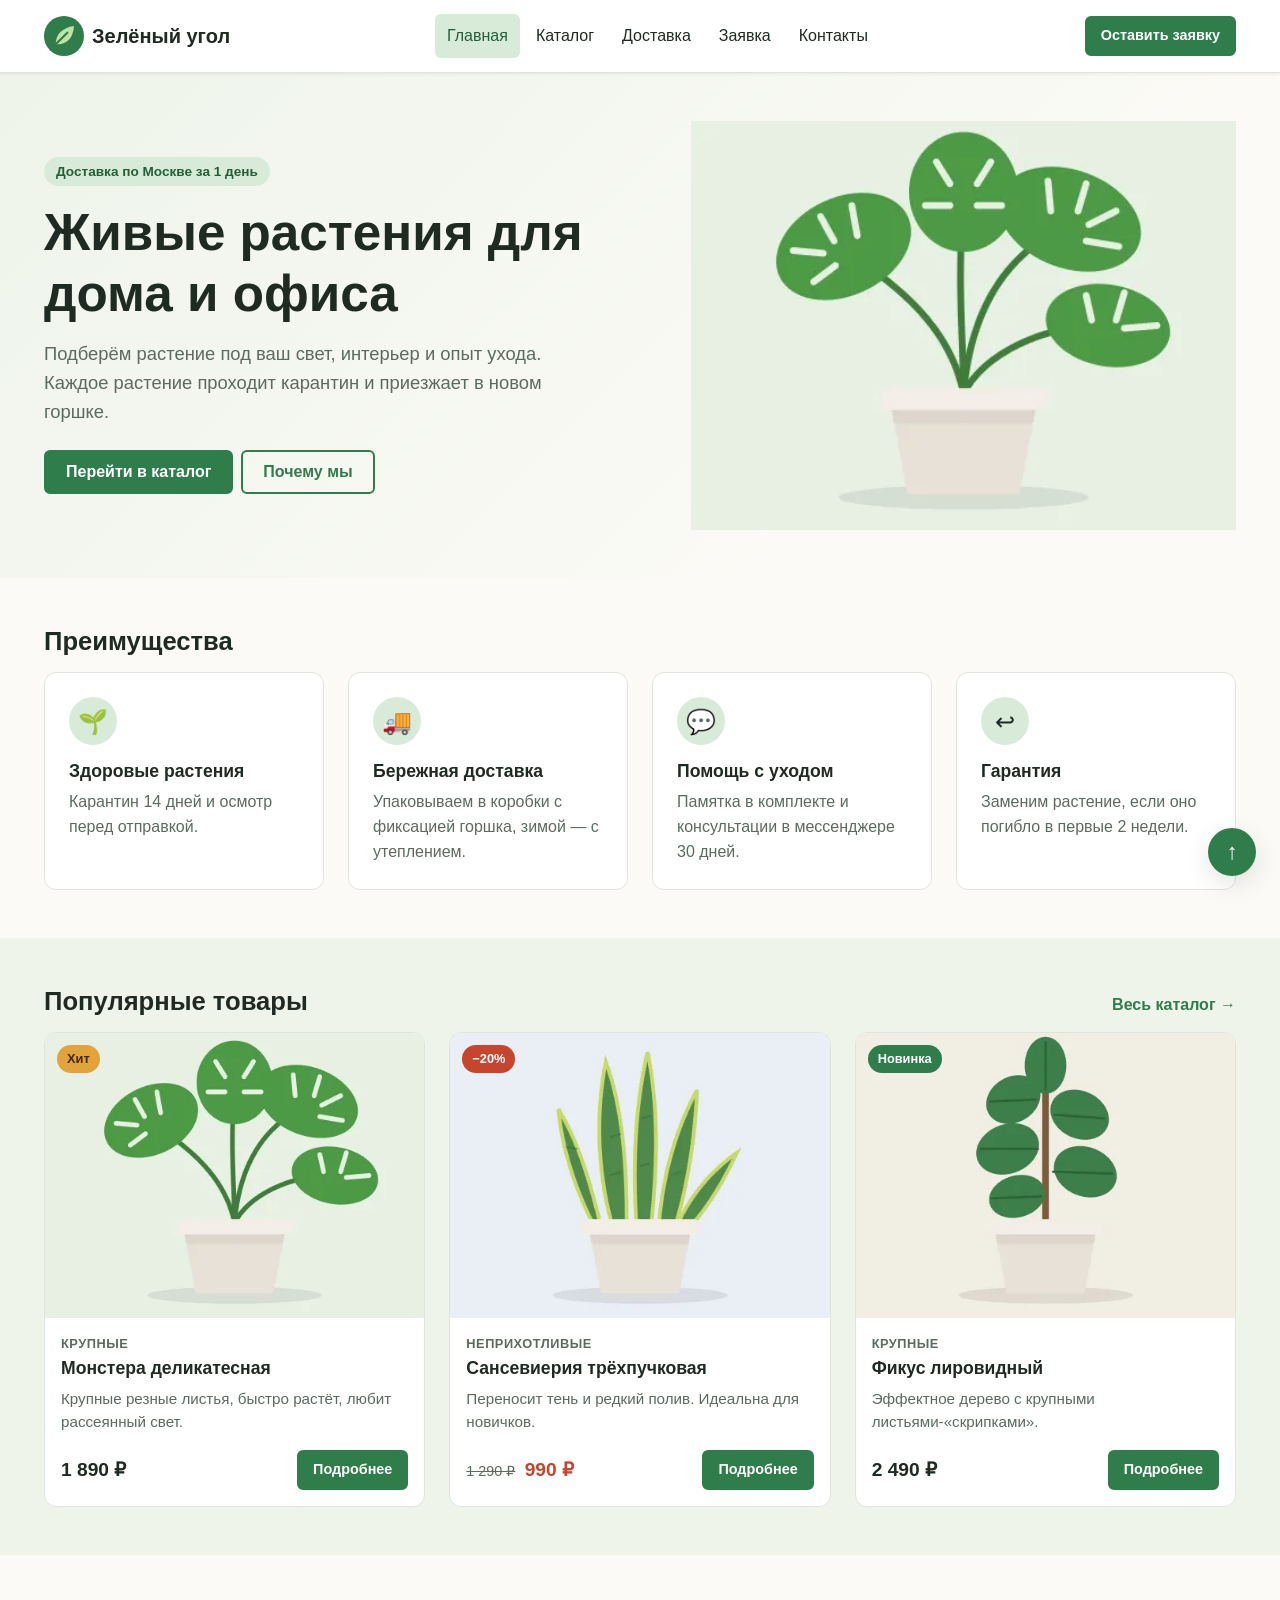
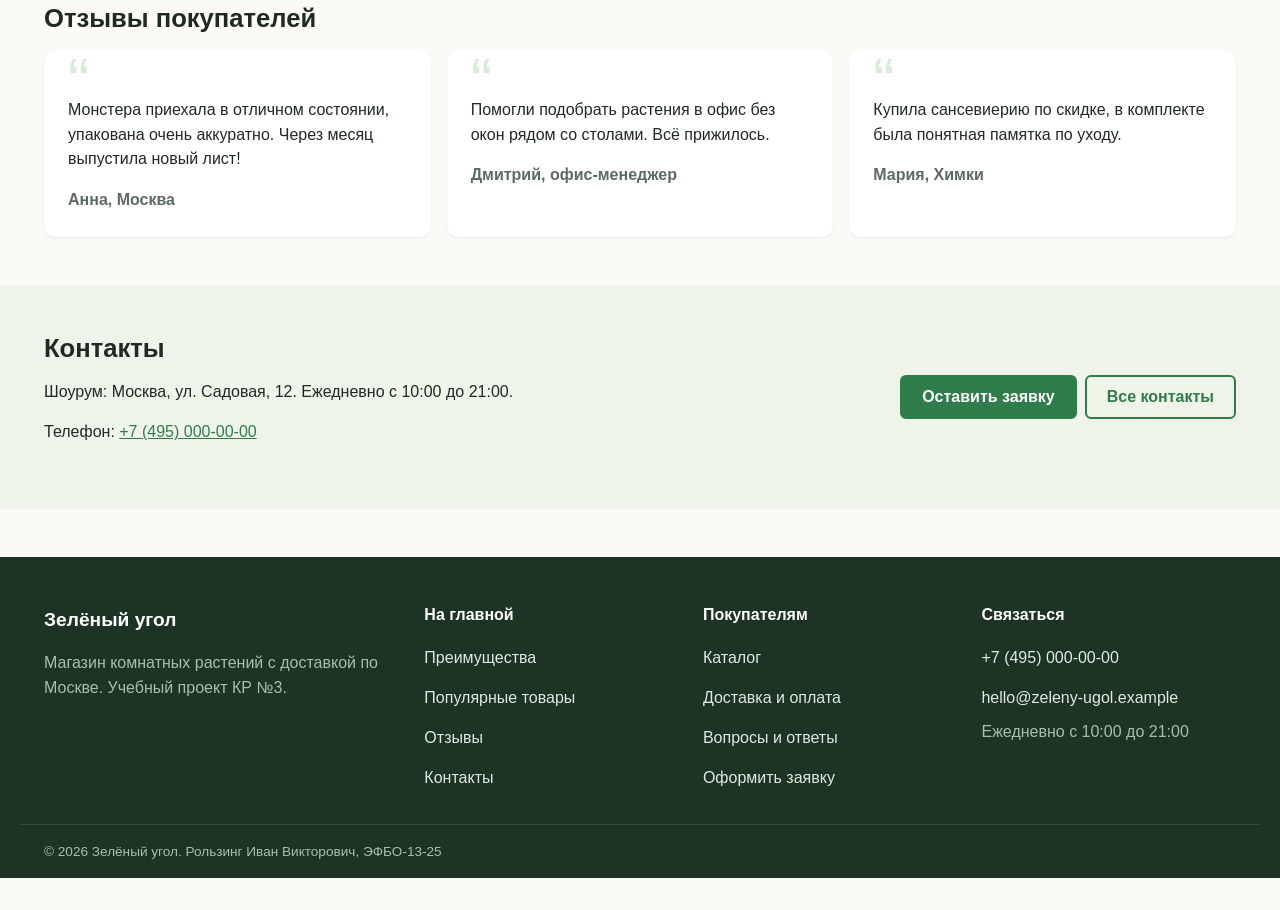
<file: index.html>
<!DOCTYPE html>
<html lang="ru" class="no-js">
<head>
  <meta charset="UTF-8">
  <meta name="viewport" content="width=device-width, initial-scale=1.0">
  <title>Зелёный угол — магазин комнатных растений</title>
  <meta name="description" content="Комнатные растения с доставкой по Москве: монстеры, фикусы, суккуленты. Подбор растений и консультации по уходу.">
  <link rel="icon" href="images/logo.svg" type="image/svg+xml">
  <link rel="stylesheet" href="css/style.css">
  <!-- Адаптивные стили подключаются после style.css, чтобы переопределять базовые -->
  <link rel="stylesheet" href="css/responsive.css">
  <script>document.documentElement.className = 'js';</script>
  <script src="js/main.js" defer></script>
</head>
<body id="top">
  <a class="skip-link" href="#main">Перейти к содержимому</a>
  <header class="site-header">
    <div class="site-header__inner container">
      <a class="site-header__logo logo" href="index.html">
        <img class="logo__icon" src="images/logo.svg" alt="" width="40" height="40">
        <span class="logo__text">Зелёный угол</span>
      </a>
      <button class="menu-toggle" type="button" aria-expanded="false" aria-controls="site-nav">
        <span class="menu-toggle__icon" aria-hidden="true"></span>
        <span class="menu-toggle__text">Меню</span>
      </button>
      <nav class="site-nav" id="site-nav" aria-label="Основное меню">
        <ul class="site-nav__list">
          <li class="site-nav__item"><a class="site-nav__link site-nav__link--active" href="index.html" aria-current="page">Главная</a></li>
          <li class="site-nav__item"><a class="site-nav__link" href="catalog.html">Каталог</a></li>
          <li class="site-nav__item"><a class="site-nav__link" href="delivery.html">Доставка</a></li>
          <li class="site-nav__item"><a class="site-nav__link" href="order.html">Заявка</a></li>
          <li class="site-nav__item"><a class="site-nav__link" href="contacts.html">Контакты</a></li>
        </ul>
      </nav>
      <a class="button button--small site-header__cta" href="order.html">Оставить заявку</a>
    </div>
  </header>

  <main id="main" class="main">
    <section class="hero">
      <div class="hero__inner container">
        <div class="hero__content">
          <p class="hero__eyebrow">Доставка по Москве за 1 день</p>
          <h1 class="hero__title">Живые растения для дома и&nbsp;офиса</h1>
          <p class="hero__text">Подберём растение под ваш свет, интерьер и опыт ухода. Каждое растение проходит карантин и приезжает в новом горшке.</p>
          <div class="hero__actions">
            <a class="button" href="catalog.html">Перейти в каталог</a>
            <a class="button button--outline" href="#advantages">Почему мы</a>
          </div>
        </div>
        <picture class="hero__picture">
          <source media="(min-width: 768px)" type="image/webp" srcset="images/hero-520.webp 520w, images/hero-1040.webp 1040w" sizes="(min-width: 1024px) 520px, 45vw">
          <source media="(min-width: 768px)" srcset="images/hero-520.png 520w, images/hero-1040.png 1040w" sizes="(min-width: 1024px) 520px, 45vw">
          <source type="image/webp" srcset="images/monstera-480.webp 480w, images/monstera-640.webp 640w, images/monstera-960.webp 960w" sizes="100vw">
          <img class="hero__image" src="images/monstera-640.jpg" srcset="images/monstera-480.jpg 480w, images/monstera-640.jpg 640w, images/monstera-960.jpg 960w" sizes="100vw" alt="Монстера и другие комнатные растения в горшках" width="640" height="480">
        </picture>
      </div>
    </section>

    <section class="section" id="advantages" aria-labelledby="advantages-title">
      <div class="container">
        <h2 class="section__title" id="advantages-title">Преимущества</h2>
        <ul class="advantages">
          <li class="advantages__item">
            <span class="advantages__icon" aria-hidden="true">🌱</span>
            <h3 class="advantages__title">Здоровые растения</h3>
            <p class="advantages__text">Карантин 14 дней и осмотр перед отправкой.</p>
          </li>
          <li class="advantages__item">
            <span class="advantages__icon" aria-hidden="true">🚚</span>
            <h3 class="advantages__title">Бережная доставка</h3>
            <p class="advantages__text">Упаковываем в коробки с фиксацией горшка, зимой — с утеплением.</p>
          </li>
          <li class="advantages__item">
            <span class="advantages__icon" aria-hidden="true">💬</span>
            <h3 class="advantages__title">Помощь с уходом</h3>
            <p class="advantages__text">Памятка в комплекте и консультации в мессенджере 30 дней.</p>
          </li>
          <li class="advantages__item">
            <span class="advantages__icon" aria-hidden="true">↩</span>
            <h3 class="advantages__title">Гарантия</h3>
            <p class="advantages__text">Заменим растение, если оно погибло в первые 2 недели.</p>
          </li>
        </ul>
      </div>
    </section>

    <section class="section section--tinted" id="popular" aria-labelledby="popular-title">
      <div class="container">
        <div class="section__head">
          <h2 class="section__title" id="popular-title">Популярные товары</h2>
          <a class="section__link" href="catalog.html">Весь каталог →</a>
        </div>
        <div class="product-grid">
          <article class="product-card">
            <span class="badge badge--hit product-card__badge">Хит</span>
            <picture>
              <source type="image/webp" srcset="images/monstera-480.webp 480w, images/monstera-640.webp 640w, images/monstera-960.webp 960w" sizes="(min-width: 1024px) 300px, (min-width: 600px) 50vw, 100vw">
              <img class="product-card__image" src="images/monstera-640.jpg" srcset="images/monstera-480.jpg 480w, images/monstera-640.jpg 640w, images/monstera-960.jpg 960w" sizes="(min-width: 1024px) 300px, (min-width: 600px) 50vw, 100vw" alt="Монстера в светлом горшке" width="640" height="480" loading="lazy" decoding="async">
            </picture>
            <div class="product-card__body">
              <p class="product-card__category">Крупные</p>
              <h3 class="product-card__title">Монстера деликатесная</h3>
              <p class="product-card__description">Крупные резные листья, быстро растёт, любит рассеянный свет.</p>
              <div class="product-card__footer">
                <p class="product-card__price">1 890 ₽</p>
                <a class="button button--small product-card__button" href="product.html">Подробнее</a>
              </div>
            </div>
          </article>
          <article class="product-card product-card--discount">
            <span class="badge badge--sale product-card__badge">−20%</span>
            <picture>
              <source type="image/webp" srcset="images/sansevieria-480.webp 480w, images/sansevieria-640.webp 640w, images/sansevieria-960.webp 960w" sizes="(min-width: 1024px) 300px, (min-width: 600px) 50vw, 100vw">
              <img class="product-card__image" src="images/sansevieria-640.jpg" srcset="images/sansevieria-480.jpg 480w, images/sansevieria-640.jpg 640w, images/sansevieria-960.jpg 960w" sizes="(min-width: 1024px) 300px, (min-width: 600px) 50vw, 100vw" alt="Сансевиерия в светлом горшке" width="640" height="480" loading="lazy" decoding="async">
            </picture>
            <div class="product-card__body">
              <p class="product-card__category">Неприхотливые</p>
              <h3 class="product-card__title">Сансевиерия трёхпучковая</h3>
              <p class="product-card__description">Переносит тень и редкий полив. Идеальна для новичков.</p>
              <div class="product-card__footer">
                <p class="product-card__price"><s class="product-card__old-price">1 290 ₽</s> 990 ₽</p>
                <a class="button button--small product-card__button" href="product.html">Подробнее</a>
              </div>
            </div>
          </article>
          <article class="product-card">
            <span class="badge badge--new product-card__badge">Новинка</span>
            <picture>
              <source type="image/webp" srcset="images/ficus-480.webp 480w, images/ficus-640.webp 640w, images/ficus-960.webp 960w" sizes="(min-width: 1024px) 300px, (min-width: 600px) 50vw, 100vw">
              <img class="product-card__image" src="images/ficus-640.jpg" srcset="images/ficus-480.jpg 480w, images/ficus-640.jpg 640w, images/ficus-960.jpg 960w" sizes="(min-width: 1024px) 300px, (min-width: 600px) 50vw, 100vw" alt="Фикус лировидный в светлом горшке" width="640" height="480" loading="lazy" decoding="async">
            </picture>
            <div class="product-card__body">
              <p class="product-card__category">Крупные</p>
              <h3 class="product-card__title">Фикус лировидный</h3>
              <p class="product-card__description">Эффектное дерево с крупными листьями-«скрипками».</p>
              <div class="product-card__footer">
                <p class="product-card__price">2 490 ₽</p>
                <a class="button button--small product-card__button" href="product.html">Подробнее</a>
              </div>
            </div>
          </article>
        </div>
      </div>
    </section>

    <section class="section" id="reviews" aria-labelledby="reviews-title">
      <div class="container">
        <h2 class="section__title" id="reviews-title">Отзывы покупателей</h2>
        <div class="reviews">
          <blockquote class="review">
            <p class="review__text">Монстера приехала в отличном состоянии, упакована очень аккуратно. Через месяц выпустила новый лист!</p>
            <footer class="review__author">Анна, Москва</footer>
          </blockquote>
          <blockquote class="review">
            <p class="review__text">Помогли подобрать растения в офис без окон рядом со столами. Всё прижилось.</p>
            <footer class="review__author">Дмитрий, офис-менеджер</footer>
          </blockquote>
          <blockquote class="review">
            <p class="review__text">Купила сансевиерию по скидке, в комплекте была понятная памятка по уходу.</p>
            <footer class="review__author">Мария, Химки</footer>
          </blockquote>
        </div>
      </div>
    </section>

    <section class="section section--tinted" id="contacts" aria-labelledby="contacts-title">
      <div class="container contacts-preview">
        <div>
          <h2 class="section__title" id="contacts-title">Контакты</h2>
          <p>Шоурум: Москва, ул. Садовая, 12. Ежедневно с 10:00 до 21:00.</p>
          <p>Телефон: <a href="tel:+74950000000">+7 (495) 000-00-00</a></p>
        </div>
        <div class="contacts-preview__actions">
          <a class="button" href="order.html">Оставить заявку</a>
          <a class="button button--outline" href="contacts.html">Все контакты</a>
        </div>
      </div>
    </section>
  </main>

  <footer class="site-footer">
    <div class="site-footer__inner container">
      <div class="site-footer__col">
        <p class="site-footer__brand">Зелёный угол</p>
        <p class="site-footer__text">Магазин комнатных растений с доставкой по Москве. Учебный проект КР №3.</p>
      </div>
      <nav class="site-footer__col" aria-label="Разделы главной страницы">
        <h2 class="site-footer__title">На главной</h2>
        <ul class="site-footer__list">
          <li><a class="site-footer__link" href="index.html#advantages">Преимущества</a></li>
          <li><a class="site-footer__link" href="index.html#popular">Популярные товары</a></li>
          <li><a class="site-footer__link" href="index.html#reviews">Отзывы</a></li>
          <li><a class="site-footer__link" href="index.html#contacts">Контакты</a></li>
        </ul>
      </nav>
      <nav class="site-footer__col" aria-label="Покупателям">
        <h2 class="site-footer__title">Покупателям</h2>
        <ul class="site-footer__list">
          <li><a class="site-footer__link" href="catalog.html">Каталог</a></li>
          <li><a class="site-footer__link" href="delivery.html#tariffs">Доставка и оплата</a></li>
          <li><a class="site-footer__link" href="delivery.html#faq">Вопросы и ответы</a></li>
          <li><a class="site-footer__link" href="order.html">Оформить заявку</a></li>
        </ul>
      </nav>
      <div class="site-footer__col">
        <h2 class="site-footer__title">Связаться</h2>
        <ul class="site-footer__list">
          <li><a class="site-footer__link" href="tel:+74950000000">+7 (495) 000-00-00</a></li>
          <li><a class="site-footer__link" href="mailto:hello@zeleny-ugol.example">hello@zeleny-ugol.example</a></li>
          <li class="site-footer__text">Ежедневно с 10:00 до 21:00</li>
        </ul>
      </div>
    </div>
    <div class="site-footer__bottom container">
      <p>© 2026 Зелёный угол. Рользинг Иван Викторович, ЭФБО-13-25</p>
    </div>
  </footer>

  <a class="to-top" href="#top" aria-label="Наверх">↑</a>

</body>
</html>
</file>
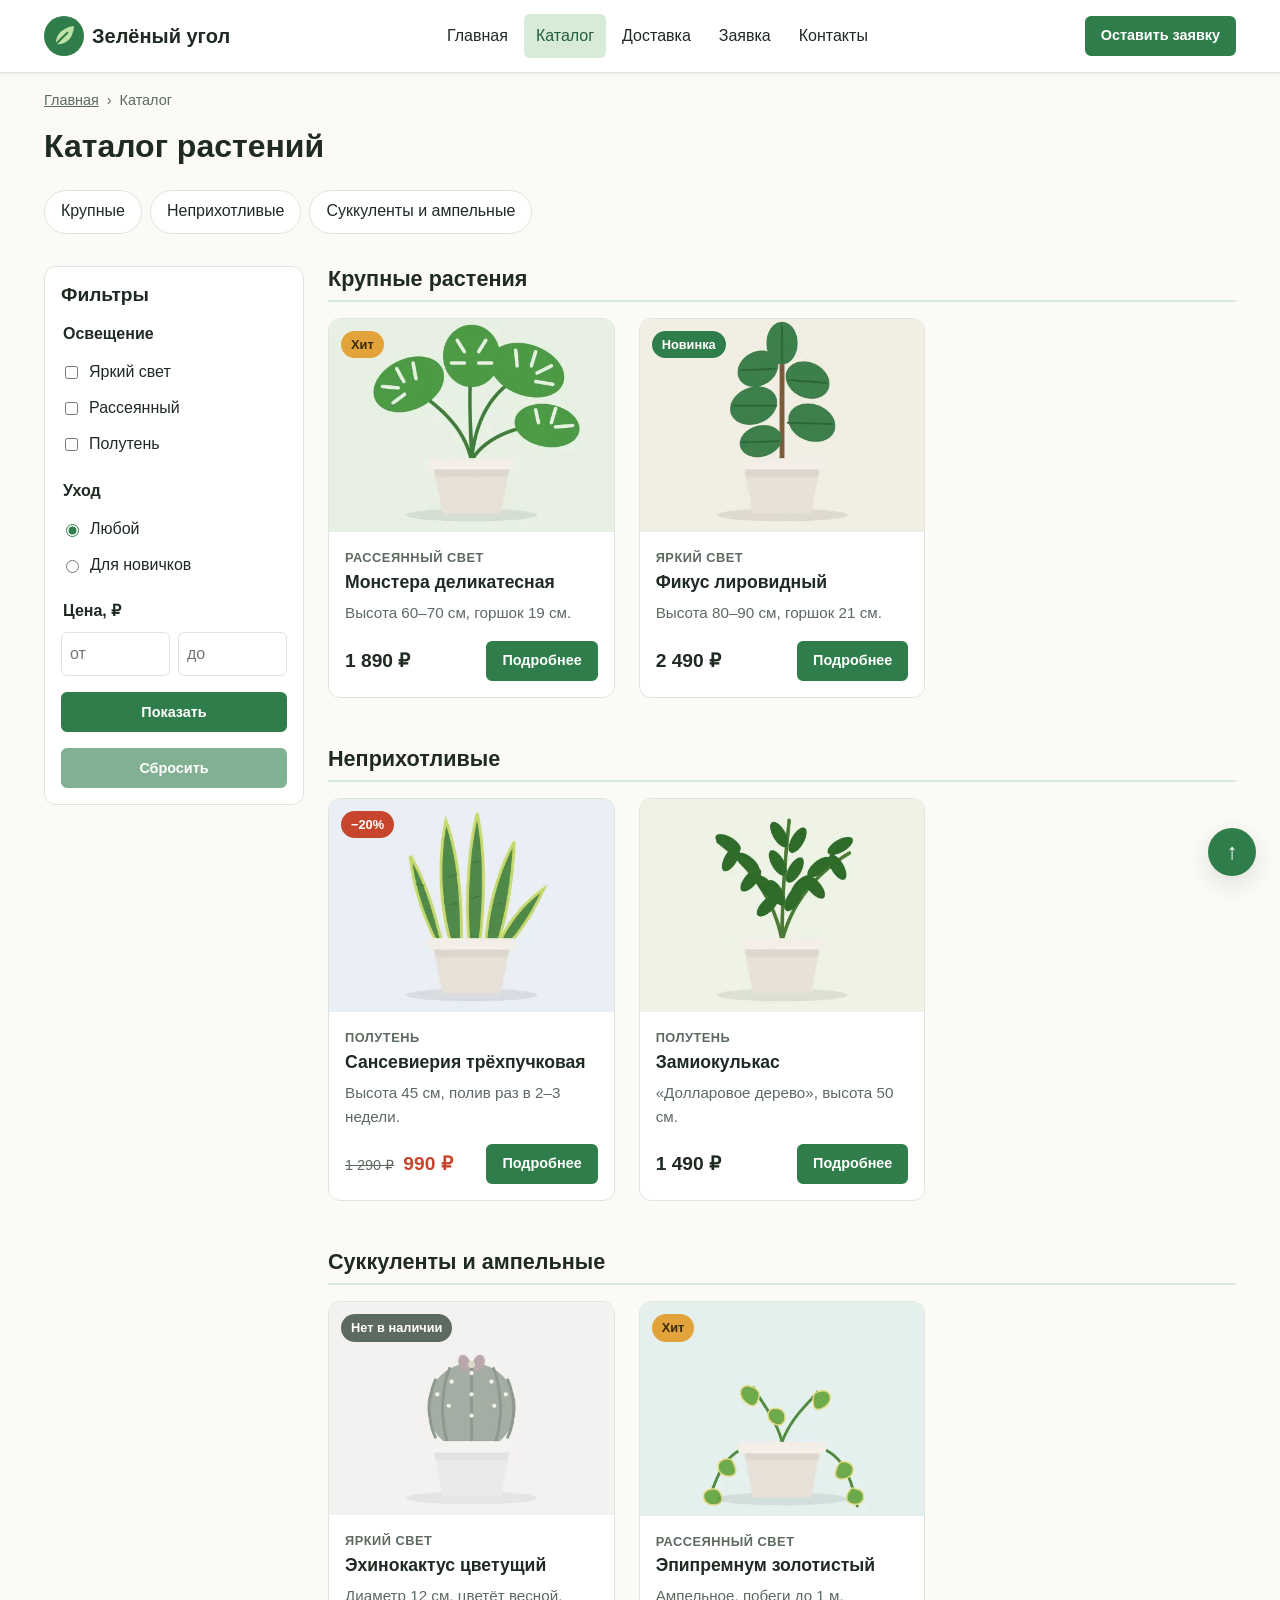
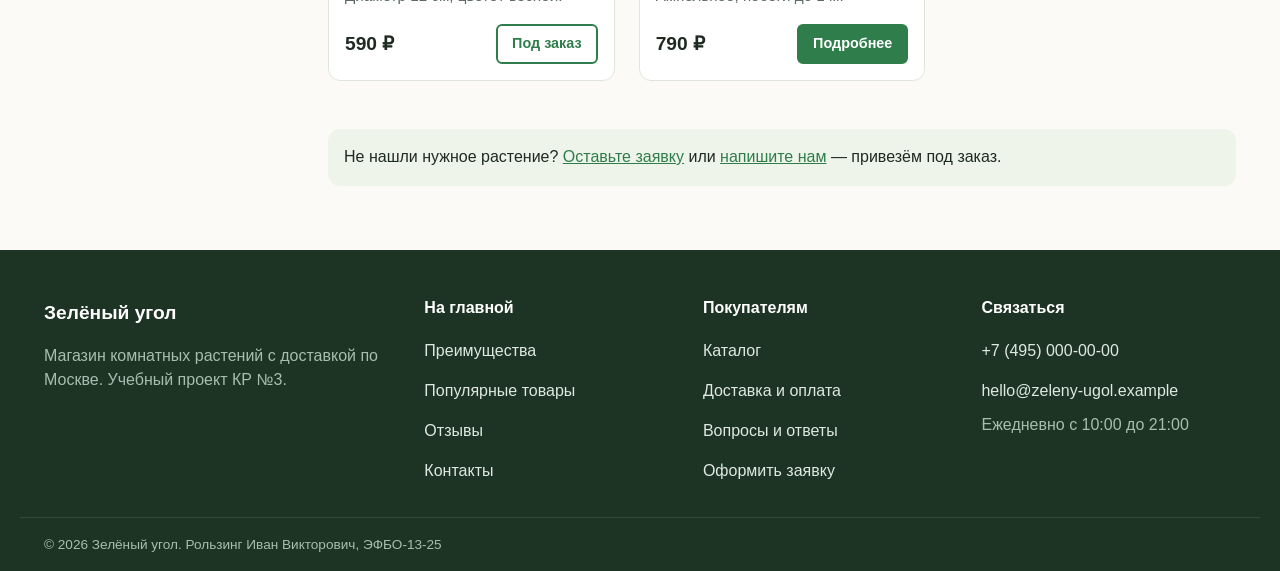
<file: catalog.html>
<!DOCTYPE html>
<html lang="ru" class="no-js">
<head>
  <meta charset="UTF-8">
  <meta name="viewport" content="width=device-width, initial-scale=1.0">
  <title>Каталог растений — Зелёный угол</title>
  <meta name="description" content="Каталог комнатных растений: крупные, неприхотливые, суккуленты и ампельные растения с ценами.">
  <link rel="icon" href="images/logo.svg" type="image/svg+xml">
  <link rel="stylesheet" href="css/style.css">
  <!-- Адаптивные стили подключаются после style.css, чтобы переопределять базовые -->
  <link rel="stylesheet" href="css/responsive.css">
  <script>document.documentElement.className = 'js';</script>
  <script src="js/main.js" defer></script>
</head>
<body id="top">
  <a class="skip-link" href="#main">Перейти к содержимому</a>
  <header class="site-header">
    <div class="site-header__inner container">
      <a class="site-header__logo logo" href="index.html">
        <img class="logo__icon" src="images/logo.svg" alt="" width="40" height="40">
        <span class="logo__text">Зелёный угол</span>
      </a>
      <button class="menu-toggle" type="button" aria-expanded="false" aria-controls="site-nav">
        <span class="menu-toggle__icon" aria-hidden="true"></span>
        <span class="menu-toggle__text">Меню</span>
      </button>
      <nav class="site-nav" id="site-nav" aria-label="Основное меню">
        <ul class="site-nav__list">
          <li class="site-nav__item"><a class="site-nav__link" href="index.html">Главная</a></li>
          <li class="site-nav__item"><a class="site-nav__link site-nav__link--active" href="catalog.html" aria-current="page">Каталог</a></li>
          <li class="site-nav__item"><a class="site-nav__link" href="delivery.html">Доставка</a></li>
          <li class="site-nav__item"><a class="site-nav__link" href="order.html">Заявка</a></li>
          <li class="site-nav__item"><a class="site-nav__link" href="contacts.html">Контакты</a></li>
        </ul>
      </nav>
      <a class="button button--small site-header__cta" href="order.html">Оставить заявку</a>
    </div>
  </header>

  <main id="main" class="main">
    <div class="container">
      <nav class="breadcrumbs" aria-label="Хлебные крошки">
        <ol class="breadcrumbs__list">
          <li class="breadcrumbs__item"><a class="breadcrumbs__link" href="index.html">Главная</a></li>
          <li class="breadcrumbs__item" aria-current="page">Каталог</li>
        </ol>
      </nav>

      <h1 class="page-title">Каталог растений</h1>

      <ul class="categories" aria-label="Категории каталога">
        <li><a class="categories__link" href="#large">Крупные</a></li>
        <li><a class="categories__link" href="#easy">Неприхотливые</a></li>
        <li><a class="categories__link" href="#succulents">Суккуленты и ампельные</a></li>
      </ul>

      <div class="catalog">
        <aside class="catalog__filters filters" aria-labelledby="filters-title">
          <h2 class="filters__title" id="filters-title">Фильтры</h2>
          <button class="filters__toggle button button--outline button--block" type="button" aria-expanded="false" aria-controls="filters-body">
            Показать фильтры
          </button>
          <form class="filters__form" id="filters-body" action="catalog.html" method="get">
            <fieldset class="filters__group">
              <legend class="filters__legend">Освещение</legend>
              <label class="filters__option"><input type="checkbox" name="light" value="bright"> Яркий свет</label>
              <label class="filters__option"><input type="checkbox" name="light" value="diffused"> Рассеянный</label>
              <label class="filters__option"><input type="checkbox" name="light" value="shade"> Полутень</label>
            </fieldset>
            <fieldset class="filters__group">
              <legend class="filters__legend">Уход</legend>
              <label class="filters__option"><input type="radio" name="care" value="any" checked> Любой</label>
              <label class="filters__option"><input type="radio" name="care" value="easy"> Для новичков</label>
            </fieldset>
            <fieldset class="filters__group">
              <legend class="filters__legend">Цена, ₽</legend>
              <div class="filters__range">
                <label class="visually-hidden" for="price-from">Цена от</label>
                <input class="filters__input" id="price-from" type="number" name="from" placeholder="от" min="0">
                <label class="visually-hidden" for="price-to">Цена до</label>
                <input class="filters__input" id="price-to" type="number" name="to" placeholder="до" min="0">
              </div>
            </fieldset>
            <button class="button button--small button--block" type="submit">Показать</button>
            <button class="button button--small button--block button--disabled" type="button" disabled>Сбросить</button>
          </form>
        </aside>

        <div class="catalog__content">
          <section class="catalog__section" id="large" aria-labelledby="large-title">
            <h2 class="catalog__section-title" id="large-title">Крупные растения</h2>
            <div class="product-grid">
              <article class="product-card">
                <span class="badge badge--hit product-card__badge">Хит</span>
                <picture>
              <source type="image/webp" srcset="images/monstera-480.webp 480w, images/monstera-640.webp 640w, images/monstera-960.webp 960w" sizes="(min-width: 1024px) 300px, (min-width: 600px) 50vw, 100vw">
              <img class="product-card__image" src="images/monstera-640.jpg" srcset="images/monstera-480.jpg 480w, images/monstera-640.jpg 640w, images/monstera-960.jpg 960w" sizes="(min-width: 1024px) 300px, (min-width: 600px) 50vw, 100vw" alt="Монстера в светлом горшке" width="640" height="480" loading="lazy" decoding="async">
            </picture>
                <div class="product-card__body">
                  <p class="product-card__category">Рассеянный свет</p>
                  <h3 class="product-card__title">Монстера деликатесная</h3>
                  <p class="product-card__description">Высота 60–70 см, горшок 19 см.</p>
                  <div class="product-card__footer">
                    <p class="product-card__price">1 890 ₽</p>
                    <a class="button button--small product-card__button" href="product.html">Подробнее</a>
                  </div>
                </div>
              </article>
              <article class="product-card">
                <span class="badge badge--new product-card__badge">Новинка</span>
                <picture>
              <source type="image/webp" srcset="images/ficus-480.webp 480w, images/ficus-640.webp 640w, images/ficus-960.webp 960w" sizes="(min-width: 1024px) 300px, (min-width: 600px) 50vw, 100vw">
              <img class="product-card__image" src="images/ficus-640.jpg" srcset="images/ficus-480.jpg 480w, images/ficus-640.jpg 640w, images/ficus-960.jpg 960w" sizes="(min-width: 1024px) 300px, (min-width: 600px) 50vw, 100vw" alt="Фикус лировидный в светлом горшке" width="640" height="480" loading="lazy" decoding="async">
            </picture>
                <div class="product-card__body">
                  <p class="product-card__category">Яркий свет</p>
                  <h3 class="product-card__title">Фикус лировидный</h3>
                  <p class="product-card__description">Высота 80–90 см, горшок 21 см.</p>
                  <div class="product-card__footer">
                    <p class="product-card__price">2 490 ₽</p>
                    <a class="button button--small product-card__button" href="product.html">Подробнее</a>
                  </div>
                </div>
              </article>
            </div>
          </section>

          <section class="catalog__section" id="easy" aria-labelledby="easy-title">
            <h2 class="catalog__section-title" id="easy-title">Неприхотливые</h2>
            <div class="product-grid">
              <article class="product-card product-card--discount">
                <span class="badge badge--sale product-card__badge">−20%</span>
                <picture>
              <source type="image/webp" srcset="images/sansevieria-480.webp 480w, images/sansevieria-640.webp 640w, images/sansevieria-960.webp 960w" sizes="(min-width: 1024px) 300px, (min-width: 600px) 50vw, 100vw">
              <img class="product-card__image" src="images/sansevieria-640.jpg" srcset="images/sansevieria-480.jpg 480w, images/sansevieria-640.jpg 640w, images/sansevieria-960.jpg 960w" sizes="(min-width: 1024px) 300px, (min-width: 600px) 50vw, 100vw" alt="Сансевиерия в светлом горшке" width="640" height="480" loading="lazy" decoding="async">
            </picture>
                <div class="product-card__body">
                  <p class="product-card__category">Полутень</p>
                  <h3 class="product-card__title">Сансевиерия трёхпучковая</h3>
                  <p class="product-card__description">Высота 45 см, полив раз в 2–3 недели.</p>
                  <div class="product-card__footer">
                    <p class="product-card__price"><s class="product-card__old-price">1 290 ₽</s> 990 ₽</p>
                    <a class="button button--small product-card__button" href="product.html">Подробнее</a>
                  </div>
                </div>
              </article>
              <article class="product-card">
                <picture>
              <source type="image/webp" srcset="images/zamioculcas-480.webp 480w, images/zamioculcas-640.webp 640w, images/zamioculcas-960.webp 960w" sizes="(min-width: 1024px) 300px, (min-width: 600px) 50vw, 100vw">
              <img class="product-card__image" src="images/zamioculcas-640.jpg" srcset="images/zamioculcas-480.jpg 480w, images/zamioculcas-640.jpg 640w, images/zamioculcas-960.jpg 960w" sizes="(min-width: 1024px) 300px, (min-width: 600px) 50vw, 100vw" alt="Замиокулькас в светлом горшке" width="640" height="480" loading="lazy" decoding="async">
            </picture>
                <div class="product-card__body">
                  <p class="product-card__category">Полутень</p>
                  <h3 class="product-card__title">Замиокулькас</h3>
                  <p class="product-card__description">«Долларовое дерево», высота 50 см.</p>
                  <div class="product-card__footer">
                    <p class="product-card__price">1 490 ₽</p>
                    <a class="button button--small product-card__button" href="product.html">Подробнее</a>
                  </div>
                </div>
              </article>
            </div>
          </section>

          <section class="catalog__section" id="succulents" aria-labelledby="succulents-title">
            <h2 class="catalog__section-title" id="succulents-title">Суккуленты и ампельные</h2>
            <div class="product-grid">
              <article class="product-card product-card--sold-out">
                <span class="badge badge--muted product-card__badge">Нет в наличии</span>
                <picture>
              <source type="image/webp" srcset="images/cactus-480.webp 480w, images/cactus-640.webp 640w, images/cactus-960.webp 960w" sizes="(min-width: 1024px) 300px, (min-width: 600px) 50vw, 100vw">
              <img class="product-card__image" src="images/cactus-640.jpg" srcset="images/cactus-480.jpg 480w, images/cactus-640.jpg 640w, images/cactus-960.jpg 960w" sizes="(min-width: 1024px) 300px, (min-width: 600px) 50vw, 100vw" alt="Цветущий кактус в светлом горшке" width="640" height="480" loading="lazy" decoding="async">
            </picture>
                <div class="product-card__body">
                  <p class="product-card__category">Яркий свет</p>
                  <h3 class="product-card__title">Эхинокактус цветущий</h3>
                  <p class="product-card__description">Диаметр 12 см, цветёт весной.</p>
                  <div class="product-card__footer">
                    <p class="product-card__price">590 ₽</p>
                    <a class="button button--small button--outline product-card__button" href="order.html">Под заказ</a>
                  </div>
                </div>
              </article>
              <article class="product-card">
                <span class="badge badge--hit product-card__badge">Хит</span>
                <picture>
              <source type="image/webp" srcset="images/pothos-480.webp 480w, images/pothos-640.webp 640w, images/pothos-960.webp 960w" sizes="(min-width: 1024px) 300px, (min-width: 600px) 50vw, 100vw">
              <img class="product-card__image" src="images/pothos-640.jpg" srcset="images/pothos-480.jpg 480w, images/pothos-640.jpg 640w, images/pothos-960.jpg 960w" sizes="(min-width: 1024px) 300px, (min-width: 600px) 50vw, 100vw" alt="Эпипремнум со свисающими побегами" width="640" height="480" loading="lazy" decoding="async">
            </picture>
                <div class="product-card__body">
                  <p class="product-card__category">Рассеянный свет</p>
                  <h3 class="product-card__title">Эпипремнум золотистый</h3>
                  <p class="product-card__description">Ампельное, побеги до 1 м.</p>
                  <div class="product-card__footer">
                    <p class="product-card__price">790 ₽</p>
                    <a class="button button--small product-card__button" href="product.html">Подробнее</a>
                  </div>
                </div>
              </article>
            </div>
          </section>

          <p class="catalog__note">Не нашли нужное растение? <a href="order.html">Оставьте заявку</a> или <a href="contacts.html">напишите нам</a> — привезём под заказ.</p>
        </div>
      </div>
    </div>
  </main>

  <footer class="site-footer">
    <div class="site-footer__inner container">
      <div class="site-footer__col">
        <p class="site-footer__brand">Зелёный угол</p>
        <p class="site-footer__text">Магазин комнатных растений с доставкой по Москве. Учебный проект КР №3.</p>
      </div>
      <nav class="site-footer__col" aria-label="Разделы главной страницы">
        <h2 class="site-footer__title">На главной</h2>
        <ul class="site-footer__list">
          <li><a class="site-footer__link" href="index.html#advantages">Преимущества</a></li>
          <li><a class="site-footer__link" href="index.html#popular">Популярные товары</a></li>
          <li><a class="site-footer__link" href="index.html#reviews">Отзывы</a></li>
          <li><a class="site-footer__link" href="index.html#contacts">Контакты</a></li>
        </ul>
      </nav>
      <nav class="site-footer__col" aria-label="Покупателям">
        <h2 class="site-footer__title">Покупателям</h2>
        <ul class="site-footer__list">
          <li><a class="site-footer__link" href="catalog.html">Каталог</a></li>
          <li><a class="site-footer__link" href="delivery.html#tariffs">Доставка и оплата</a></li>
          <li><a class="site-footer__link" href="delivery.html#faq">Вопросы и ответы</a></li>
          <li><a class="site-footer__link" href="order.html">Оформить заявку</a></li>
        </ul>
      </nav>
      <div class="site-footer__col">
        <h2 class="site-footer__title">Связаться</h2>
        <ul class="site-footer__list">
          <li><a class="site-footer__link" href="tel:+74950000000">+7 (495) 000-00-00</a></li>
          <li><a class="site-footer__link" href="mailto:hello@zeleny-ugol.example">hello@zeleny-ugol.example</a></li>
          <li class="site-footer__text">Ежедневно с 10:00 до 21:00</li>
        </ul>
      </div>
    </div>
    <div class="site-footer__bottom container">
      <p>© 2026 Зелёный угол. Рользинг Иван Викторович, ЭФБО-13-25</p>
    </div>
  </footer>

  <a class="to-top" href="#top" aria-label="Наверх">↑</a>

</body>
</html>
</file>
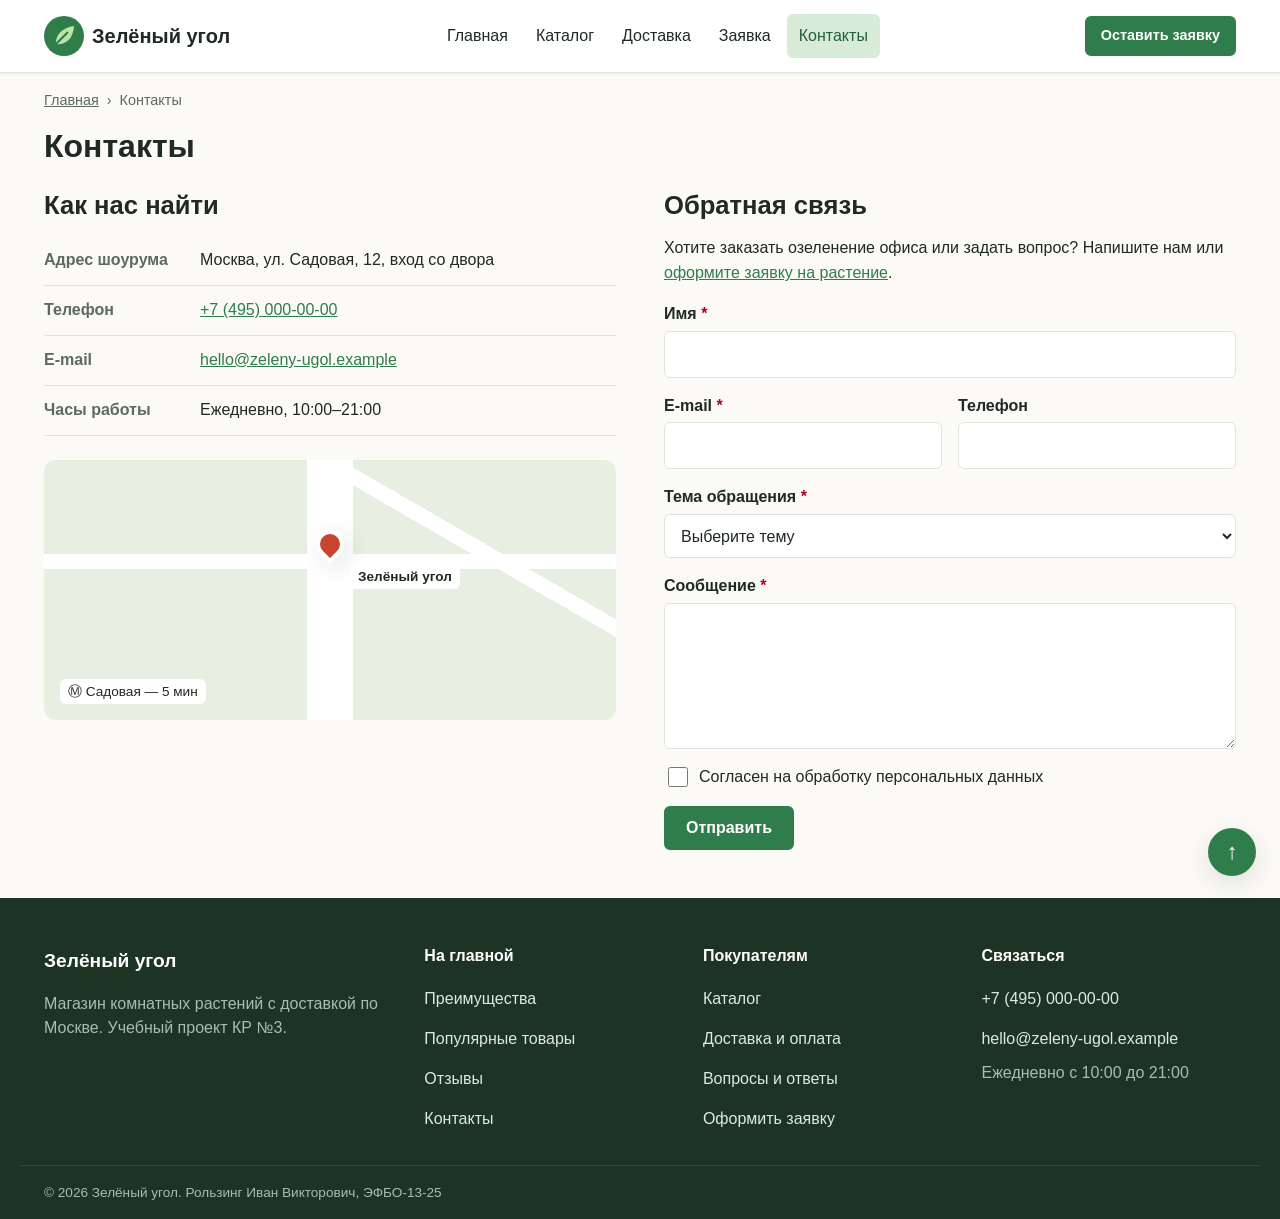
<file: contacts.html>
<!DOCTYPE html>
<html lang="ru" class="no-js">
<head>
  <meta charset="UTF-8">
  <meta name="viewport" content="width=device-width, initial-scale=1.0">
  <title>Контакты — Зелёный угол</title>
  <meta name="description" content="Адрес магазина, телефон, почта, часы работы и форма обратной связи.">
  <link rel="icon" href="images/logo.svg" type="image/svg+xml">
  <link rel="stylesheet" href="css/style.css">
  <!-- Адаптивные стили подключаются после style.css, чтобы переопределять базовые -->
  <link rel="stylesheet" href="css/responsive.css">
  <script>document.documentElement.className = 'js';</script>
  <script src="js/main.js" defer></script>
</head>
<body id="top">
  <a class="skip-link" href="#main">Перейти к содержимому</a>
  <header class="site-header">
    <div class="site-header__inner container">
      <a class="site-header__logo logo" href="index.html">
        <img class="logo__icon" src="images/logo.svg" alt="" width="40" height="40">
        <span class="logo__text">Зелёный угол</span>
      </a>
      <button class="menu-toggle" type="button" aria-expanded="false" aria-controls="site-nav">
        <span class="menu-toggle__icon" aria-hidden="true"></span>
        <span class="menu-toggle__text">Меню</span>
      </button>
      <nav class="site-nav" id="site-nav" aria-label="Основное меню">
        <ul class="site-nav__list">
          <li class="site-nav__item"><a class="site-nav__link" href="index.html">Главная</a></li>
          <li class="site-nav__item"><a class="site-nav__link" href="catalog.html">Каталог</a></li>
          <li class="site-nav__item"><a class="site-nav__link" href="delivery.html">Доставка</a></li>
          <li class="site-nav__item"><a class="site-nav__link" href="order.html">Заявка</a></li>
          <li class="site-nav__item"><a class="site-nav__link site-nav__link--active" href="contacts.html" aria-current="page">Контакты</a></li>
        </ul>
      </nav>
      <a class="button button--small site-header__cta" href="order.html">Оставить заявку</a>
    </div>
  </header>

  <main id="main" class="main">
    <div class="container">
      <nav class="breadcrumbs" aria-label="Хлебные крошки">
        <ol class="breadcrumbs__list">
          <li class="breadcrumbs__item"><a class="breadcrumbs__link" href="index.html">Главная</a></li>
          <li class="breadcrumbs__item" aria-current="page">Контакты</li>
        </ol>
      </nav>

      <h1 class="page-title">Контакты</h1>

      <div class="contacts">
        <section class="contacts__info" aria-labelledby="info-title">
          <h2 class="section__title" id="info-title">Как нас найти</h2>
          <address class="contacts__address">
            <dl class="contacts__list">
              <div class="contacts__row"><dt>Адрес шоурума</dt><dd>Москва, ул. Садовая, 12, вход со двора</dd></div>
              <div class="contacts__row"><dt>Телефон</dt><dd><a href="tel:+74950000000">+7 (495) 000-00-00</a></dd></div>
              <div class="contacts__row"><dt>E-mail</dt><dd><a href="mailto:hello@zeleny-ugol.example">hello@zeleny-ugol.example</a></dd></div>
              <div class="contacts__row"><dt>Часы работы</dt><dd>Ежедневно, 10:00–21:00</dd></div>
            </dl>
          </address>
          <div class="map" role="img" aria-label="Схема проезда: 5 минут пешком от метро Садовая">
            <span class="map__pin" aria-hidden="true"></span>
            <span class="map__label">Зелёный угол</span>
            <span class="map__metro">Ⓜ Садовая — 5 мин</span>
          </div>
        </section>

        <section class="contacts__feedback" aria-labelledby="feedback-title">
          <h2 class="section__title" id="feedback-title">Обратная связь</h2>
          <p>Хотите заказать озеленение офиса или задать вопрос? Напишите нам или <a href="order.html">оформите заявку на растение</a>.</p>
          <form class="form" action="thanks.html" method="get">
            <div class="form__field">
              <label class="form__label" for="fb-name">Имя <span class="form__required" aria-hidden="true">*</span></label>
              <input class="form__input" id="fb-name" name="name" type="text" autocomplete="name" required>
            </div>
            <div class="form__row">
              <div class="form__field">
                <label class="form__label" for="fb-email">E-mail <span class="form__required" aria-hidden="true">*</span></label>
                <input class="form__input" id="fb-email" name="email" type="email" autocomplete="email" required>
              </div>
              <div class="form__field">
                <label class="form__label" for="fb-phone">Телефон</label>
                <input class="form__input" id="fb-phone" name="phone" type="tel" autocomplete="tel">
              </div>
            </div>
            <div class="form__field">
              <label class="form__label" for="fb-topic">Тема обращения <span class="form__required" aria-hidden="true">*</span></label>
              <select class="form__input form__select" id="fb-topic" name="topic" required>
                <option value="">Выберите тему</option>
                <option value="question">Вопрос по уходу</option>
                <option value="office">Озеленение офиса</option>
                <option value="order">Вопрос по заказу</option>
                <option value="other">Другое</option>
              </select>
            </div>
            <div class="form__field">
              <label class="form__label" for="fb-message">Сообщение <span class="form__required" aria-hidden="true">*</span></label>
              <textarea class="form__input form__textarea" id="fb-message" name="message" rows="5" required></textarea>
            </div>
            <label class="form__checkbox">
              <input name="agree" type="checkbox" required>
              <span>Согласен на обработку персональных данных</span>
            </label>
            <div class="form__actions">
              <button class="button" type="submit">Отправить</button>
            </div>
          </form>
        </section>
      </div>
    </div>
  </main>

  <footer class="site-footer">
    <div class="site-footer__inner container">
      <div class="site-footer__col">
        <p class="site-footer__brand">Зелёный угол</p>
        <p class="site-footer__text">Магазин комнатных растений с доставкой по Москве. Учебный проект КР №3.</p>
      </div>
      <nav class="site-footer__col" aria-label="Разделы главной страницы">
        <h2 class="site-footer__title">На главной</h2>
        <ul class="site-footer__list">
          <li><a class="site-footer__link" href="index.html#advantages">Преимущества</a></li>
          <li><a class="site-footer__link" href="index.html#popular">Популярные товары</a></li>
          <li><a class="site-footer__link" href="index.html#reviews">Отзывы</a></li>
          <li><a class="site-footer__link" href="index.html#contacts">Контакты</a></li>
        </ul>
      </nav>
      <nav class="site-footer__col" aria-label="Покупателям">
        <h2 class="site-footer__title">Покупателям</h2>
        <ul class="site-footer__list">
          <li><a class="site-footer__link" href="catalog.html">Каталог</a></li>
          <li><a class="site-footer__link" href="delivery.html#tariffs">Доставка и оплата</a></li>
          <li><a class="site-footer__link" href="delivery.html#faq">Вопросы и ответы</a></li>
          <li><a class="site-footer__link" href="order.html">Оформить заявку</a></li>
        </ul>
      </nav>
      <div class="site-footer__col">
        <h2 class="site-footer__title">Связаться</h2>
        <ul class="site-footer__list">
          <li><a class="site-footer__link" href="tel:+74950000000">+7 (495) 000-00-00</a></li>
          <li><a class="site-footer__link" href="mailto:hello@zeleny-ugol.example">hello@zeleny-ugol.example</a></li>
          <li class="site-footer__text">Ежедневно с 10:00 до 21:00</li>
        </ul>
      </div>
    </div>
    <div class="site-footer__bottom container">
      <p>© 2026 Зелёный угол. Рользинг Иван Викторович, ЭФБО-13-25</p>
    </div>
  </footer>

  <a class="to-top" href="#top" aria-label="Наверх">↑</a>

</body>
</html>
</file>
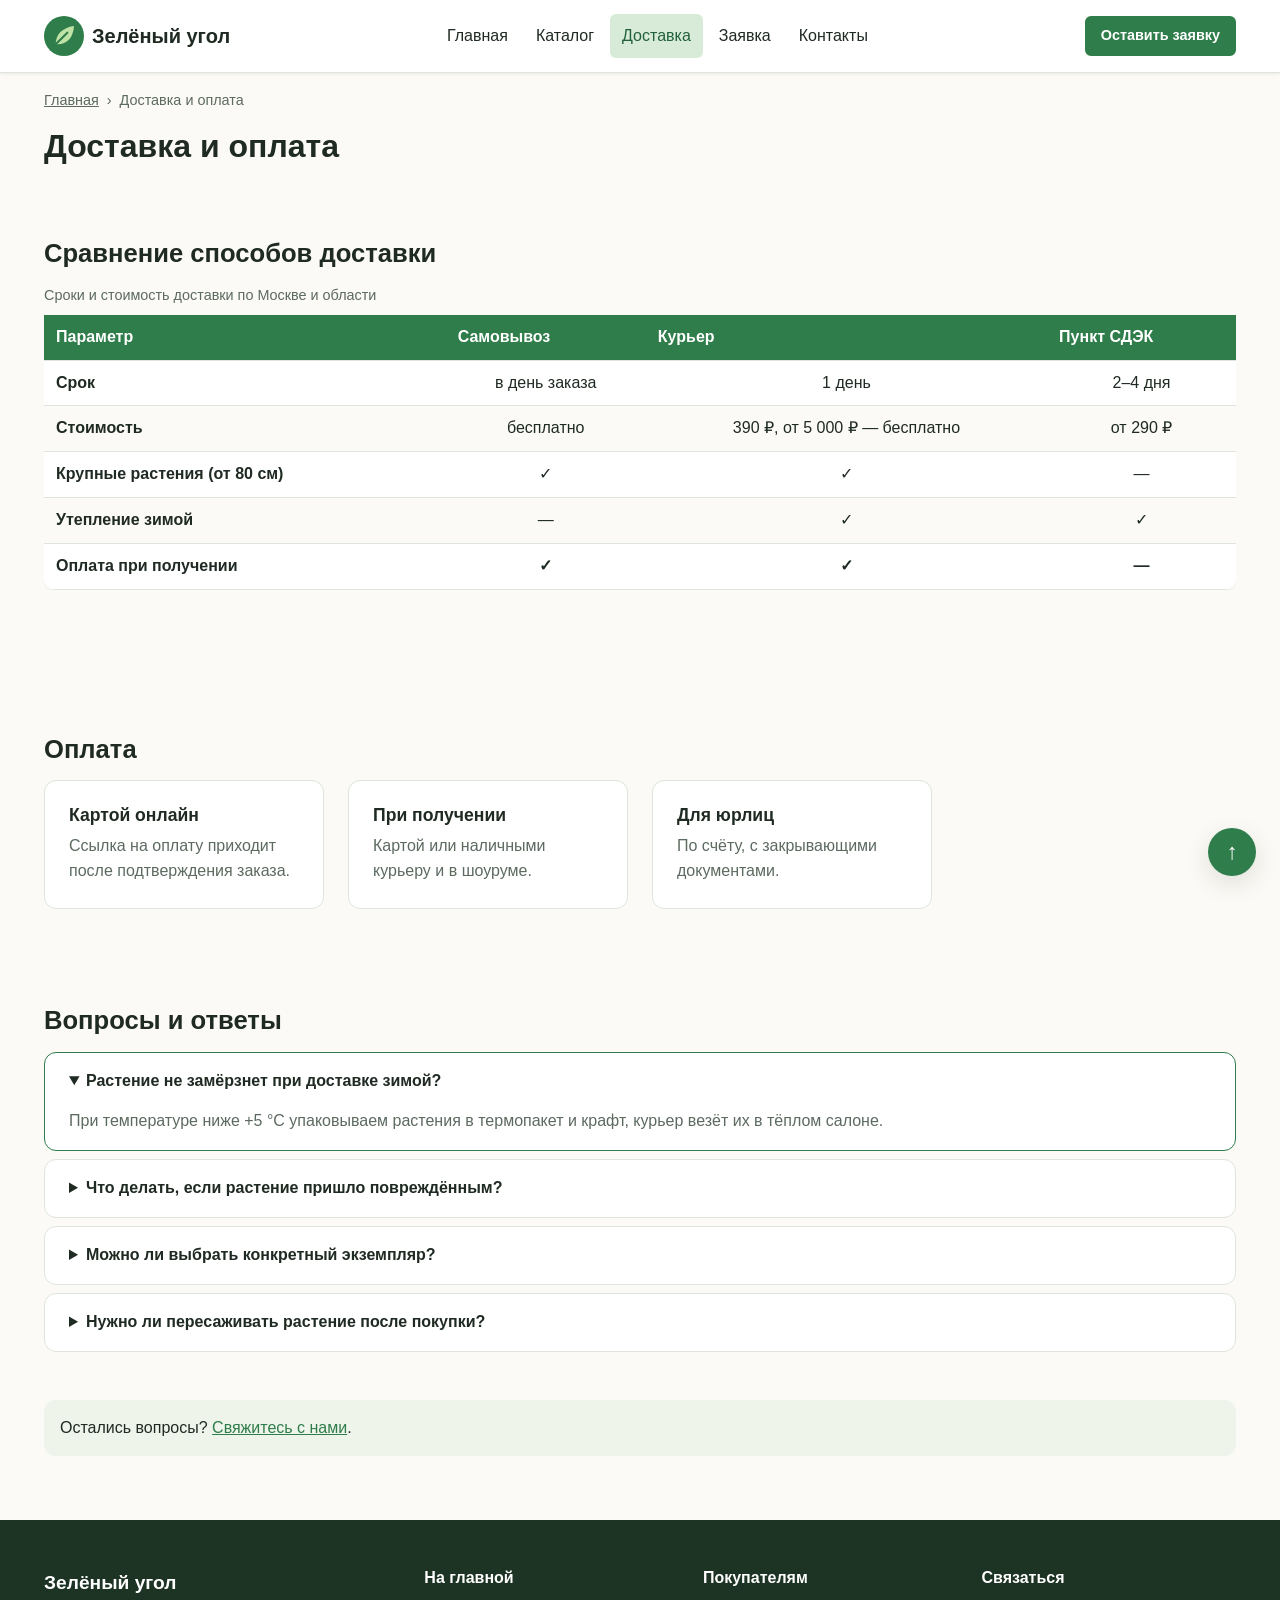
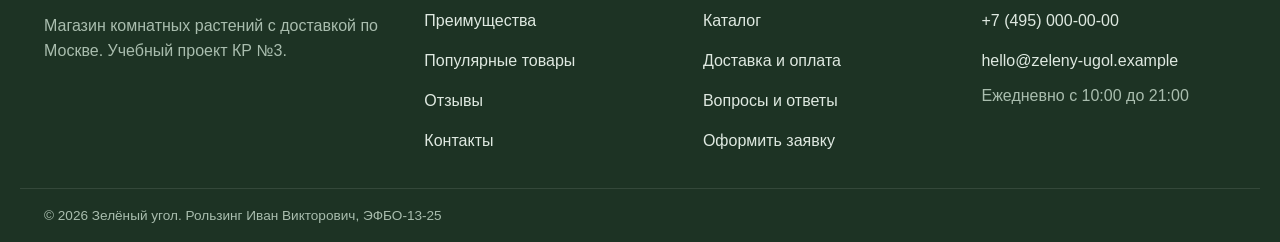
<file: delivery.html>
<!DOCTYPE html>
<html lang="ru" class="no-js">
<head>
  <meta charset="UTF-8">
  <meta name="viewport" content="width=device-width, initial-scale=1.0">
  <title>Доставка и оплата — Зелёный угол</title>
  <meta name="description" content="Способы доставки растений, сравнение тарифов, оплата и ответы на частые вопросы.">
  <link rel="icon" href="images/logo.svg" type="image/svg+xml">
  <link rel="stylesheet" href="css/style.css">
  <!-- Адаптивные стили подключаются после style.css, чтобы переопределять базовые -->
  <link rel="stylesheet" href="css/responsive.css">
  <script>document.documentElement.className = 'js';</script>
  <script src="js/main.js" defer></script>
</head>
<body id="top">
  <a class="skip-link" href="#main">Перейти к содержимому</a>
  <header class="site-header">
    <div class="site-header__inner container">
      <a class="site-header__logo logo" href="index.html">
        <img class="logo__icon" src="images/logo.svg" alt="" width="40" height="40">
        <span class="logo__text">Зелёный угол</span>
      </a>
      <button class="menu-toggle" type="button" aria-expanded="false" aria-controls="site-nav">
        <span class="menu-toggle__icon" aria-hidden="true"></span>
        <span class="menu-toggle__text">Меню</span>
      </button>
      <nav class="site-nav" id="site-nav" aria-label="Основное меню">
        <ul class="site-nav__list">
          <li class="site-nav__item"><a class="site-nav__link" href="index.html">Главная</a></li>
          <li class="site-nav__item"><a class="site-nav__link" href="catalog.html">Каталог</a></li>
          <li class="site-nav__item"><a class="site-nav__link site-nav__link--active" href="delivery.html" aria-current="page">Доставка</a></li>
          <li class="site-nav__item"><a class="site-nav__link" href="order.html">Заявка</a></li>
          <li class="site-nav__item"><a class="site-nav__link" href="contacts.html">Контакты</a></li>
        </ul>
      </nav>
      <a class="button button--small site-header__cta" href="order.html">Оставить заявку</a>
    </div>
  </header>

  <main id="main" class="main">
    <div class="container">
      <nav class="breadcrumbs" aria-label="Хлебные крошки">
        <ol class="breadcrumbs__list">
          <li class="breadcrumbs__item"><a class="breadcrumbs__link" href="index.html">Главная</a></li>
          <li class="breadcrumbs__item" aria-current="page">Доставка и оплата</li>
        </ol>
      </nav>

      <h1 class="page-title">Доставка и оплата</h1>

      <section class="section section--compact" id="tariffs" aria-labelledby="tariffs-title">
        <h2 class="section__title" id="tariffs-title">Сравнение способов доставки</h2>
        <div class="table-wrapper">
          <table class="table table--compare table--stack">
            <caption class="table__caption">Сроки и стоимость доставки по Москве и области</caption>
            <thead>
              <tr>
                <th scope="col">Параметр</th>
                <th scope="col">Самовывоз</th>
                <th scope="col">Курьер</th>
                <th scope="col">Пункт СДЭК</th>
              </tr>
            </thead>
            <tbody>
              <tr><th scope="row">Срок</th><td data-label="Самовывоз">в день заказа</td><td data-label="Курьер">1 день</td><td data-label="Пункт СДЭК">2–4 дня</td></tr>
              <tr><th scope="row">Стоимость</th><td data-label="Самовывоз">бесплатно</td><td data-label="Курьер">390 ₽, от 5 000 ₽ — бесплатно</td><td data-label="Пункт СДЭК">от 290 ₽</td></tr>
              <tr><th scope="row">Крупные растения (от 80 см)</th><td data-label="Самовывоз">✓</td><td data-label="Курьер">✓</td><td data-label="Пункт СДЭК">—</td></tr>
              <tr><th scope="row">Утепление зимой</th><td data-label="Самовывоз">—</td><td data-label="Курьер">✓</td><td data-label="Пункт СДЭК">✓</td></tr>
              <tr><th scope="row">Оплата при получении</th><td data-label="Самовывоз">✓</td><td data-label="Курьер">✓</td><td data-label="Пункт СДЭК">—</td></tr>
            </tbody>
          </table>
        </div>
      </section>

      <section class="section section--compact" id="payment" aria-labelledby="payment-title">
        <h2 class="section__title" id="payment-title">Оплата</h2>
        <ul class="advantages">
          <li class="advantages__item">
            <h3 class="advantages__title">Картой онлайн</h3>
            <p class="advantages__text">Ссылка на оплату приходит после подтверждения заказа.</p>
          </li>
          <li class="advantages__item">
            <h3 class="advantages__title">При получении</h3>
            <p class="advantages__text">Картой или наличными курьеру и в шоуруме.</p>
          </li>
          <li class="advantages__item">
            <h3 class="advantages__title">Для юрлиц</h3>
            <p class="advantages__text">По счёту, с закрывающими документами.</p>
          </li>
        </ul>
      </section>

      <section class="section section--compact" id="faq" aria-labelledby="faq-title">
        <h2 class="section__title" id="faq-title">Вопросы и ответы</h2>
        <div class="faq">
          <details class="faq__item" open>
            <summary class="faq__question">Растение не замёрзнет при доставке зимой?</summary>
            <p class="faq__answer">При температуре ниже +5 °C упаковываем растения в термопакет и крафт, курьер везёт их в тёплом салоне.</p>
          </details>
          <details class="faq__item">
            <summary class="faq__question">Что делать, если растение пришло повреждённым?</summary>
            <p class="faq__answer">Сфотографируйте его при курьере и напишите нам — заменим растение или вернём деньги.</p>
          </details>
          <details class="faq__item">
            <summary class="faq__question">Можно ли выбрать конкретный экземпляр?</summary>
            <p class="faq__answer">Да, перед отправкой пришлём фото. Если не понравится — подберём другое.</p>
          </details>
          <details class="faq__item">
            <summary class="faq__question">Нужно ли пересаживать растение после покупки?</summary>
            <p class="faq__answer">Нет, растения уже пересажены в свежий грунт. Следующая пересадка — через год.</p>
          </details>
        </div>
      </section>

      <p class="catalog__note">Остались вопросы? <a href="contacts.html">Свяжитесь с нами</a>.</p>
    </div>
  </main>

  <footer class="site-footer">
    <div class="site-footer__inner container">
      <div class="site-footer__col">
        <p class="site-footer__brand">Зелёный угол</p>
        <p class="site-footer__text">Магазин комнатных растений с доставкой по Москве. Учебный проект КР №3.</p>
      </div>
      <nav class="site-footer__col" aria-label="Разделы главной страницы">
        <h2 class="site-footer__title">На главной</h2>
        <ul class="site-footer__list">
          <li><a class="site-footer__link" href="index.html#advantages">Преимущества</a></li>
          <li><a class="site-footer__link" href="index.html#popular">Популярные товары</a></li>
          <li><a class="site-footer__link" href="index.html#reviews">Отзывы</a></li>
          <li><a class="site-footer__link" href="index.html#contacts">Контакты</a></li>
        </ul>
      </nav>
      <nav class="site-footer__col" aria-label="Покупателям">
        <h2 class="site-footer__title">Покупателям</h2>
        <ul class="site-footer__list">
          <li><a class="site-footer__link" href="catalog.html">Каталог</a></li>
          <li><a class="site-footer__link" href="delivery.html#tariffs">Доставка и оплата</a></li>
          <li><a class="site-footer__link" href="delivery.html#faq">Вопросы и ответы</a></li>
          <li><a class="site-footer__link" href="order.html">Оформить заявку</a></li>
        </ul>
      </nav>
      <div class="site-footer__col">
        <h2 class="site-footer__title">Связаться</h2>
        <ul class="site-footer__list">
          <li><a class="site-footer__link" href="tel:+74950000000">+7 (495) 000-00-00</a></li>
          <li><a class="site-footer__link" href="mailto:hello@zeleny-ugol.example">hello@zeleny-ugol.example</a></li>
          <li class="site-footer__text">Ежедневно с 10:00 до 21:00</li>
        </ul>
      </div>
    </div>
    <div class="site-footer__bottom container">
      <p>© 2026 Зелёный угол. Рользинг Иван Викторович, ЭФБО-13-25</p>
    </div>
  </footer>

  <a class="to-top" href="#top" aria-label="Наверх">↑</a>

</body>
</html>
</file>
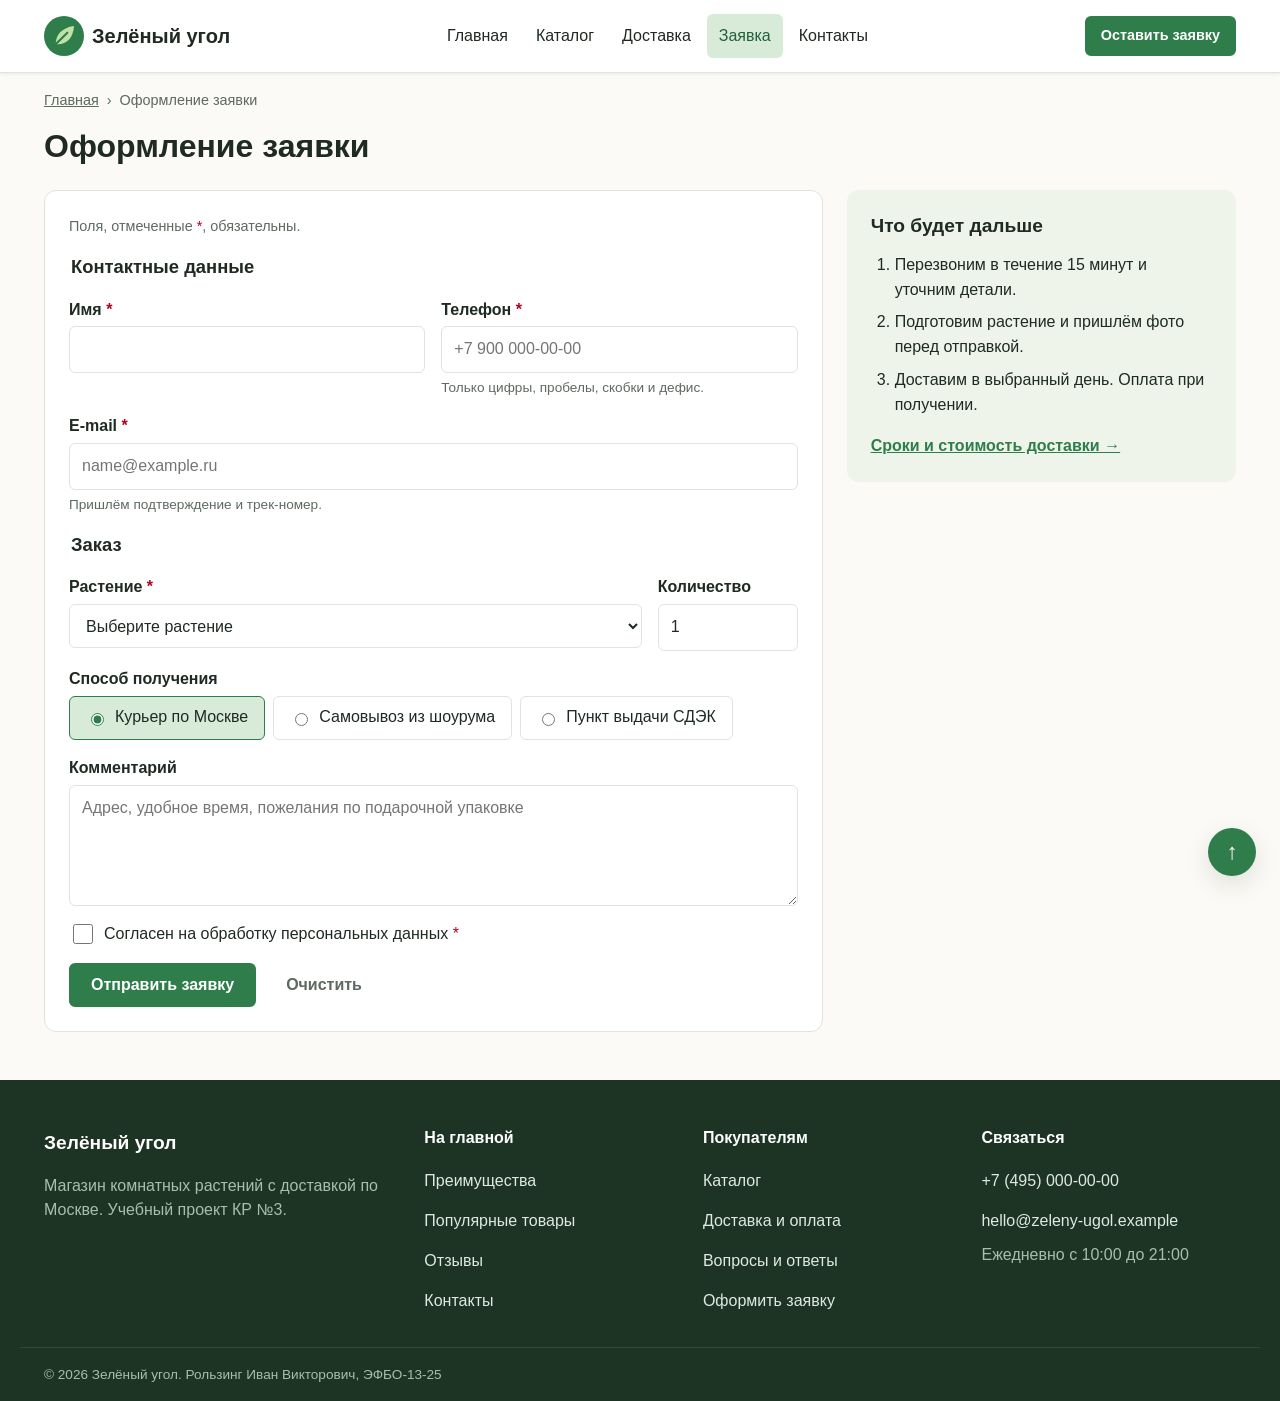
<file: order.html>
<!DOCTYPE html>
<html lang="ru" class="no-js">
<head>
  <meta charset="UTF-8">
  <meta name="viewport" content="width=device-width, initial-scale=1.0">
  <title>Оформление заявки — Зелёный угол</title>
  <meta name="description" content="Оставьте заявку на покупку комнатного растения с доставкой или самовывозом.">
  <link rel="icon" href="images/logo.svg" type="image/svg+xml">
  <link rel="stylesheet" href="css/style.css">
  <!-- Адаптивные стили подключаются после style.css, чтобы переопределять базовые -->
  <link rel="stylesheet" href="css/responsive.css">
  <script>document.documentElement.className = 'js';</script>
  <script src="js/main.js" defer></script>
</head>
<body id="top">
  <a class="skip-link" href="#main">Перейти к содержимому</a>
  <header class="site-header">
    <div class="site-header__inner container">
      <a class="site-header__logo logo" href="index.html">
        <img class="logo__icon" src="images/logo.svg" alt="" width="40" height="40">
        <span class="logo__text">Зелёный угол</span>
      </a>
      <button class="menu-toggle" type="button" aria-expanded="false" aria-controls="site-nav">
        <span class="menu-toggle__icon" aria-hidden="true"></span>
        <span class="menu-toggle__text">Меню</span>
      </button>
      <nav class="site-nav" id="site-nav" aria-label="Основное меню">
        <ul class="site-nav__list">
          <li class="site-nav__item"><a class="site-nav__link" href="index.html">Главная</a></li>
          <li class="site-nav__item"><a class="site-nav__link" href="catalog.html">Каталог</a></li>
          <li class="site-nav__item"><a class="site-nav__link" href="delivery.html">Доставка</a></li>
          <li class="site-nav__item"><a class="site-nav__link site-nav__link--active" href="order.html" aria-current="page">Заявка</a></li>
          <li class="site-nav__item"><a class="site-nav__link" href="contacts.html">Контакты</a></li>
        </ul>
      </nav>
      <a class="button button--small site-header__cta" href="order.html">Оставить заявку</a>
    </div>
  </header>

  <main id="main" class="main">
    <div class="container">
      <nav class="breadcrumbs" aria-label="Хлебные крошки">
        <ol class="breadcrumbs__list">
          <li class="breadcrumbs__item"><a class="breadcrumbs__link" href="index.html">Главная</a></li>
          <li class="breadcrumbs__item" aria-current="page">Оформление заявки</li>
        </ol>
      </nav>

      <h1 class="page-title">Оформление заявки</h1>

      <div class="order">
        <section class="order__main" aria-labelledby="order-form-title">
          <h2 class="visually-hidden" id="order-form-title">Форма заявки</h2>
          <form class="form order-form" action="thanks.html" method="get">
            <p class="form__note">Поля, отмеченные <span class="form__required" aria-hidden="true">*</span>, обязательны.</p>

            <fieldset class="form__group">
              <legend class="form__legend">Контактные данные</legend>
              <div class="form__row">
                <div class="form__field">
                  <label class="form__label" for="order-name">Имя <span class="form__required" aria-hidden="true">*</span></label>
                  <input class="form__input" id="order-name" name="name" type="text" autocomplete="name" minlength="2" required>
                </div>
                <div class="form__field">
                  <label class="form__label" for="order-phone">Телефон <span class="form__required" aria-hidden="true">*</span></label>
                  <input class="form__input" id="order-phone" name="phone" type="tel" autocomplete="tel" placeholder="+7 900 000-00-00" pattern="[+0-9 ()\-]{10,18}" aria-describedby="order-phone-hint" required>
                  <p class="form__hint" id="order-phone-hint">Только цифры, пробелы, скобки и дефис.</p>
                </div>
              </div>
              <div class="form__field">
                <label class="form__label" for="order-email">E-mail <span class="form__required" aria-hidden="true">*</span></label>
                <input class="form__input" id="order-email" name="email" type="email" autocomplete="email" placeholder="name@example.ru" aria-describedby="order-email-hint" required>
                <p class="form__hint" id="order-email-hint">Пришлём подтверждение и трек-номер.</p>
              </div>
            </fieldset>

            <fieldset class="form__group">
              <legend class="form__legend">Заказ</legend>
              <div class="form__row">
                <div class="form__field">
                  <label class="form__label" for="order-product">Растение <span class="form__required" aria-hidden="true">*</span></label>
                  <select class="form__input form__select" id="order-product" name="product" required>
                    <option value="">Выберите растение</option>
                    <option value="monstera">Монстера деликатесная — 1 890 ₽</option>
                    <option value="ficus">Фикус лировидный — 2 490 ₽</option>
                    <option value="sansevieria">Сансевиерия — 990 ₽</option>
                    <option value="zamioculcas">Замиокулькас — 1 490 ₽</option>
                    <option value="pothos">Эпипремнум — 790 ₽</option>
                    <option value="cactus">Эхинокактус (под заказ) — 590 ₽</option>
                    <option value="other">Другое / подобрать растение</option>
                  </select>
                </div>
                <div class="form__field form__field--narrow">
                  <label class="form__label" for="order-qty">Количество</label>
                  <input class="form__input" id="order-qty" name="qty" type="number" min="1" max="20" value="1">
                </div>
              </div>
              <div class="form__field">
                <span class="form__label" id="delivery-label">Способ получения</span>
                <div class="form__options" role="radiogroup" aria-labelledby="delivery-label">
                  <label class="form__option"><input type="radio" name="delivery" value="courier" checked> Курьер по Москве</label>
                  <label class="form__option"><input type="radio" name="delivery" value="pickup"> Самовывоз из шоурума</label>
                  <label class="form__option"><input type="radio" name="delivery" value="cdek"> Пункт выдачи СДЭК</label>
                </div>
              </div>
              <div class="form__field">
                <label class="form__label" for="order-comment">Комментарий</label>
                <textarea class="form__input form__textarea" id="order-comment" name="comment" rows="4" placeholder="Адрес, удобное время, пожелания по подарочной упаковке"></textarea>
              </div>
            </fieldset>

            <label class="form__checkbox">
              <input name="agree" type="checkbox" required>
              <span>Согласен на обработку персональных данных <span class="form__required" aria-hidden="true">*</span></span>
            </label>

            <div class="form__actions">
              <button class="button" type="submit">Отправить заявку</button>
              <button class="button button--ghost" type="reset">Очистить</button>
            </div>
          </form>
        </section>

        <aside class="order__aside steps" aria-labelledby="steps-title">
          <h2 class="steps__title" id="steps-title">Что будет дальше</h2>
          <ol class="steps__list">
            <li class="steps__item">Перезвоним в течение 15 минут и уточним детали.</li>
            <li class="steps__item">Подготовим растение и пришлём фото перед отправкой.</li>
            <li class="steps__item">Доставим в выбранный день. Оплата при получении.</li>
          </ol>
          <a class="steps__link" href="delivery.html#tariffs">Сроки и стоимость доставки →</a>
        </aside>
      </div>
    </div>
  </main>

  <footer class="site-footer">
    <div class="site-footer__inner container">
      <div class="site-footer__col">
        <p class="site-footer__brand">Зелёный угол</p>
        <p class="site-footer__text">Магазин комнатных растений с доставкой по Москве. Учебный проект КР №3.</p>
      </div>
      <nav class="site-footer__col" aria-label="Разделы главной страницы">
        <h2 class="site-footer__title">На главной</h2>
        <ul class="site-footer__list">
          <li><a class="site-footer__link" href="index.html#advantages">Преимущества</a></li>
          <li><a class="site-footer__link" href="index.html#popular">Популярные товары</a></li>
          <li><a class="site-footer__link" href="index.html#reviews">Отзывы</a></li>
          <li><a class="site-footer__link" href="index.html#contacts">Контакты</a></li>
        </ul>
      </nav>
      <nav class="site-footer__col" aria-label="Покупателям">
        <h2 class="site-footer__title">Покупателям</h2>
        <ul class="site-footer__list">
          <li><a class="site-footer__link" href="catalog.html">Каталог</a></li>
          <li><a class="site-footer__link" href="delivery.html#tariffs">Доставка и оплата</a></li>
          <li><a class="site-footer__link" href="delivery.html#faq">Вопросы и ответы</a></li>
          <li><a class="site-footer__link" href="order.html">Оформить заявку</a></li>
        </ul>
      </nav>
      <div class="site-footer__col">
        <h2 class="site-footer__title">Связаться</h2>
        <ul class="site-footer__list">
          <li><a class="site-footer__link" href="tel:+74950000000">+7 (495) 000-00-00</a></li>
          <li><a class="site-footer__link" href="mailto:hello@zeleny-ugol.example">hello@zeleny-ugol.example</a></li>
          <li class="site-footer__text">Ежедневно с 10:00 до 21:00</li>
        </ul>
      </div>
    </div>
    <div class="site-footer__bottom container">
      <p>© 2026 Зелёный угол. Рользинг Иван Викторович, ЭФБО-13-25</p>
    </div>
  </footer>

  <a class="to-top" href="#top" aria-label="Наверх">↑</a>

</body>
</html>
</file>
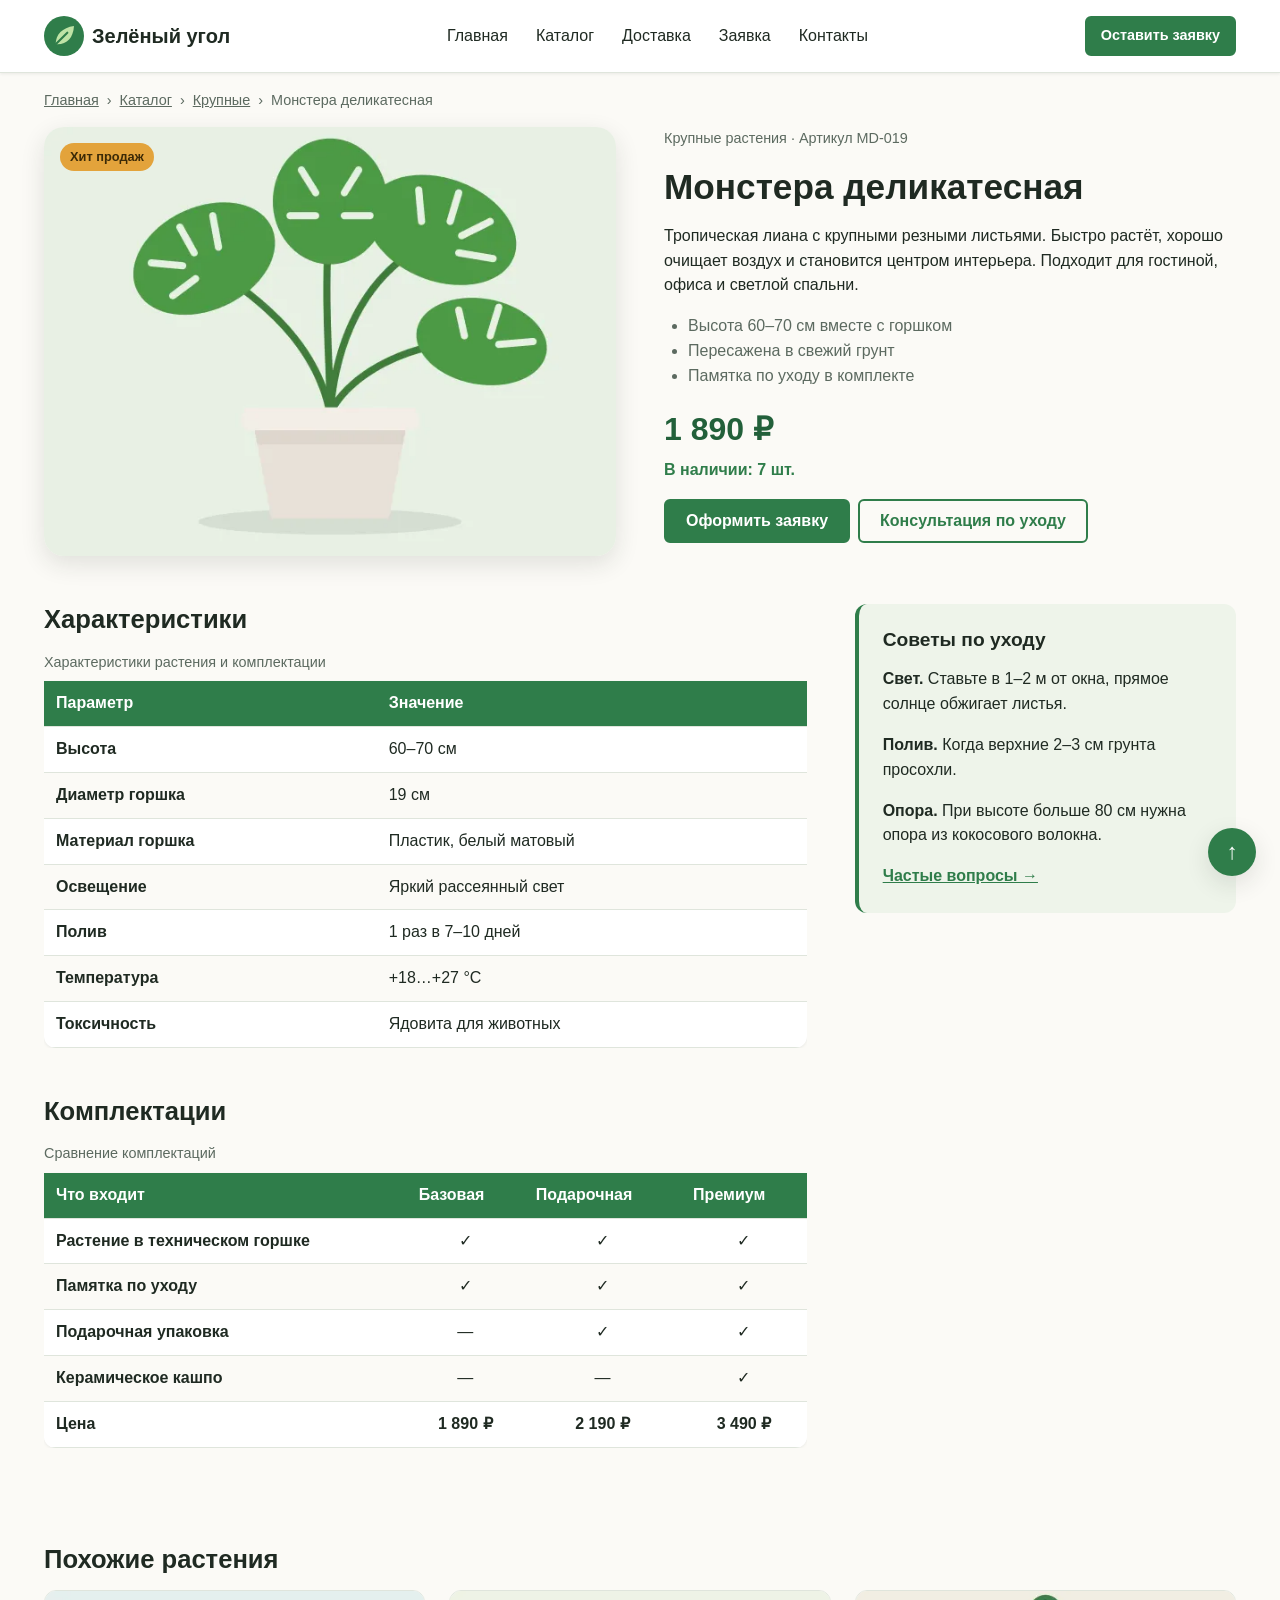
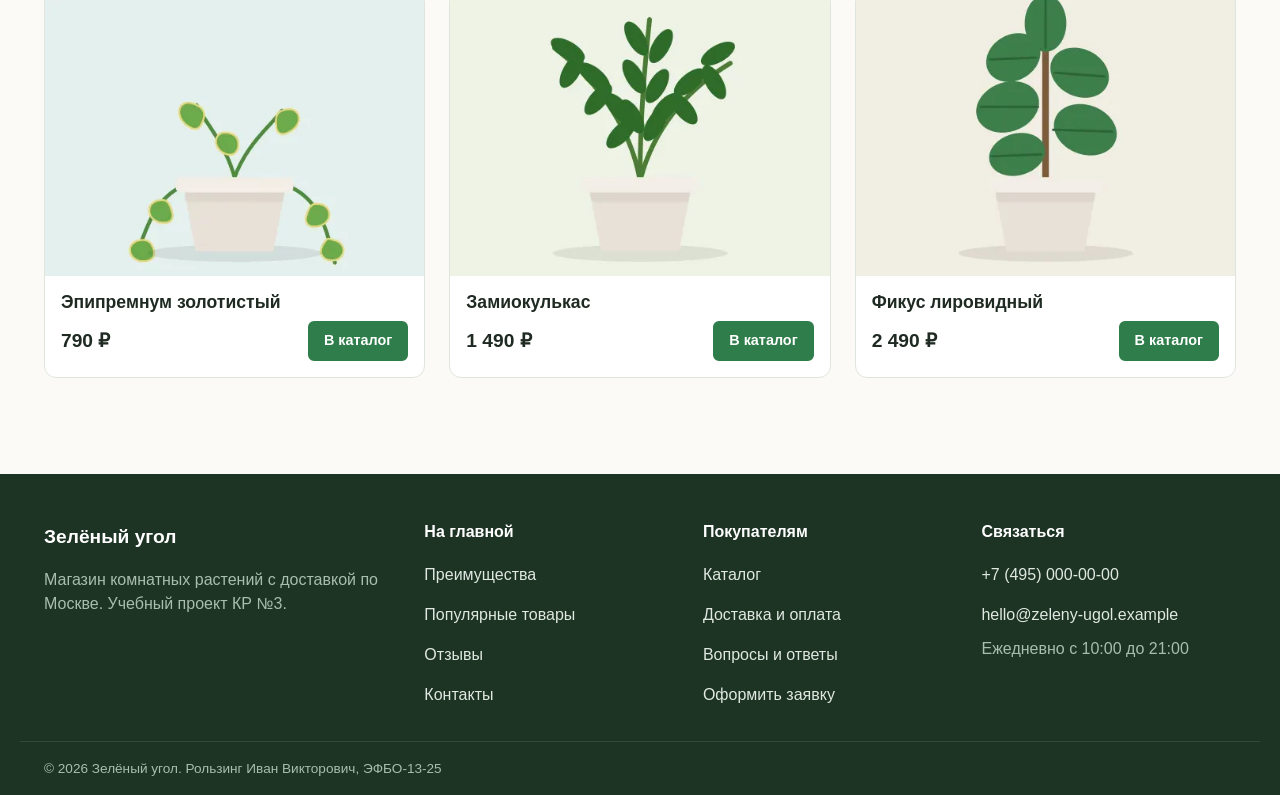
<file: product.html>
<!DOCTYPE html>
<html lang="ru" class="no-js">
<head>
  <meta charset="UTF-8">
  <meta name="viewport" content="width=device-width, initial-scale=1.0">
  <title>Монстера деликатесная — Зелёный угол</title>
  <meta name="description" content="Монстера деликатесная высотой 60–70 см: фото, описание, характеристики, цена и советы по уходу.">
  <link rel="icon" href="images/logo.svg" type="image/svg+xml">
  <link rel="stylesheet" href="css/style.css">
  <!-- Адаптивные стили подключаются после style.css, чтобы переопределять базовые -->
  <link rel="stylesheet" href="css/responsive.css">
  <script>document.documentElement.className = 'js';</script>
  <script src="js/main.js" defer></script>
</head>
<body id="top">
  <a class="skip-link" href="#main">Перейти к содержимому</a>
  <header class="site-header">
    <div class="site-header__inner container">
      <a class="site-header__logo logo" href="index.html">
        <img class="logo__icon" src="images/logo.svg" alt="" width="40" height="40">
        <span class="logo__text">Зелёный угол</span>
      </a>
      <button class="menu-toggle" type="button" aria-expanded="false" aria-controls="site-nav">
        <span class="menu-toggle__icon" aria-hidden="true"></span>
        <span class="menu-toggle__text">Меню</span>
      </button>
      <nav class="site-nav" id="site-nav" aria-label="Основное меню">
        <ul class="site-nav__list">
          <li class="site-nav__item"><a class="site-nav__link" href="index.html">Главная</a></li>
          <li class="site-nav__item"><a class="site-nav__link" href="catalog.html">Каталог</a></li>
          <li class="site-nav__item"><a class="site-nav__link" href="delivery.html">Доставка</a></li>
          <li class="site-nav__item"><a class="site-nav__link" href="order.html">Заявка</a></li>
          <li class="site-nav__item"><a class="site-nav__link" href="contacts.html">Контакты</a></li>
        </ul>
      </nav>
      <a class="button button--small site-header__cta" href="order.html">Оставить заявку</a>
    </div>
  </header>

  <main id="main" class="main">
    <div class="container">
      <nav class="breadcrumbs" aria-label="Хлебные крошки">
        <ol class="breadcrumbs__list">
          <li class="breadcrumbs__item"><a class="breadcrumbs__link" href="index.html">Главная</a></li>
          <li class="breadcrumbs__item"><a class="breadcrumbs__link" href="catalog.html">Каталог</a></li>
          <li class="breadcrumbs__item"><a class="breadcrumbs__link" href="catalog.html#large">Крупные</a></li>
          <li class="breadcrumbs__item" aria-current="page">Монстера деликатесная</li>
        </ol>
      </nav>

      <article class="product">
        <div class="product__gallery">
          <span class="badge badge--hit product__badge">Хит продаж</span>
          <picture>
              <source type="image/webp" srcset="images/monstera-480.webp 480w, images/monstera-640.webp 640w, images/monstera-960.webp 960w" sizes="(min-width: 768px) 50vw, 100vw">
              <img class="product__image" src="images/monstera-640.jpg" srcset="images/monstera-480.jpg 480w, images/monstera-640.jpg 640w, images/monstera-960.jpg 960w" sizes="(min-width: 768px) 50vw, 100vw" alt="Монстера деликатесная в светлом горшке" width="640" height="480">
            </picture>
        </div>

        <div class="product__info">
          <p class="product__category">Крупные растения · Артикул MD-019</p>
          <h1 class="product__title">Монстера деликатесная</h1>
          <p class="product__description">Тропическая лиана с крупными резными листьями. Быстро растёт, хорошо очищает воздух и становится центром интерьера. Подходит для гостиной, офиса и светлой спальни.</p>
          <ul class="product__features">
            <li>Высота 60–70 см вместе с горшком</li>
            <li>Пересажена в свежий грунт</li>
            <li>Памятка по уходу в комплекте</li>
          </ul>
          <p class="product__price">1 890 ₽</p>
          <p class="product__stock">В наличии: 7 шт.</p>
          <div class="product__actions">
            <a class="button" href="order.html">Оформить заявку</a>
            <button class="button button--outline" type="button" data-modal-open="consult-modal">Консультация по уходу</button>
          </div>
        </div>
      </article>

      <div class="product-details">
        <section class="product-details__main" id="specs" aria-labelledby="specs-title">
          <h2 class="section__title" id="specs-title">Характеристики</h2>
          <div class="table-wrapper">
            <table class="table">
              <caption class="table__caption">Характеристики растения и комплектации</caption>
              <thead>
                <tr>
                  <th scope="col">Параметр</th>
                  <th scope="col">Значение</th>
                </tr>
              </thead>
              <tbody>
                <tr><th scope="row">Высота</th><td>60–70 см</td></tr>
                <tr><th scope="row">Диаметр горшка</th><td>19 см</td></tr>
                <tr><th scope="row">Материал горшка</th><td>Пластик, белый матовый</td></tr>
                <tr><th scope="row">Освещение</th><td>Яркий рассеянный свет</td></tr>
                <tr><th scope="row">Полив</th><td>1 раз в 7–10 дней</td></tr>
                <tr><th scope="row">Температура</th><td>+18…+27 °C</td></tr>
                <tr><th scope="row">Токсичность</th><td>Ядовита для животных</td></tr>
              </tbody>
            </table>
          </div>

          <h2 class="section__title">Комплектации</h2>
          <div class="table-wrapper">
            <table class="table table--compare table--stack">
              <caption class="table__caption">Сравнение комплектаций</caption>
              <thead>
                <tr>
                  <th scope="col">Что входит</th>
                  <th scope="col">Базовая</th>
                  <th scope="col">Подарочная</th>
                  <th scope="col">Премиум</th>
                </tr>
              </thead>
              <tbody>
                <tr><th scope="row">Растение в техническом горшке</th><td data-label="Базовая">✓</td><td data-label="Подарочная">✓</td><td data-label="Премиум">✓</td></tr>
                <tr><th scope="row">Памятка по уходу</th><td data-label="Базовая">✓</td><td data-label="Подарочная">✓</td><td data-label="Премиум">✓</td></tr>
                <tr><th scope="row">Подарочная упаковка</th><td data-label="Базовая">—</td><td data-label="Подарочная">✓</td><td data-label="Премиум">✓</td></tr>
                <tr><th scope="row">Керамическое кашпо</th><td data-label="Базовая">—</td><td data-label="Подарочная">—</td><td data-label="Премиум">✓</td></tr>
                <tr><th scope="row">Цена</th><td data-label="Базовая">1 890 ₽</td><td data-label="Подарочная">2 190 ₽</td><td data-label="Премиум">3 490 ₽</td></tr>
              </tbody>
            </table>
          </div>
        </section>

        <aside class="product-details__aside care" aria-labelledby="care-title">
          <h2 class="care__title" id="care-title">Советы по уходу</h2>
          <ul class="care__list">
            <li class="care__item"><strong>Свет.</strong> Ставьте в 1–2 м от окна, прямое солнце обжигает листья.</li>
            <li class="care__item"><strong>Полив.</strong> Когда верхние 2–3 см грунта просохли.</li>
            <li class="care__item"><strong>Опора.</strong> При высоте больше 80 см нужна опора из кокосового волокна.</li>
          </ul>
          <a class="care__link" href="delivery.html#faq">Частые вопросы →</a>
        </aside>
      </div>

      <section class="section" aria-labelledby="similar-title">
        <h2 class="section__title" id="similar-title">Похожие растения</h2>
        <div class="product-grid">
          <article class="product-card">
            <picture>
              <source type="image/webp" srcset="images/pothos-480.webp 480w, images/pothos-640.webp 640w, images/pothos-960.webp 960w" sizes="(min-width: 1024px) 300px, (min-width: 600px) 50vw, 100vw">
              <img class="product-card__image" src="images/pothos-640.jpg" srcset="images/pothos-480.jpg 480w, images/pothos-640.jpg 640w, images/pothos-960.jpg 960w" sizes="(min-width: 1024px) 300px, (min-width: 600px) 50vw, 100vw" alt="Эпипремнум со свисающими побегами" width="640" height="480" loading="lazy" decoding="async">
            </picture>
            <div class="product-card__body">
              <h3 class="product-card__title">Эпипремнум золотистый</h3>
              <div class="product-card__footer">
                <p class="product-card__price">790 ₽</p>
                <a class="button button--small product-card__button" href="catalog.html#succulents">В каталог</a>
              </div>
            </div>
          </article>
          <article class="product-card">
            <picture>
              <source type="image/webp" srcset="images/zamioculcas-480.webp 480w, images/zamioculcas-640.webp 640w, images/zamioculcas-960.webp 960w" sizes="(min-width: 1024px) 300px, (min-width: 600px) 50vw, 100vw">
              <img class="product-card__image" src="images/zamioculcas-640.jpg" srcset="images/zamioculcas-480.jpg 480w, images/zamioculcas-640.jpg 640w, images/zamioculcas-960.jpg 960w" sizes="(min-width: 1024px) 300px, (min-width: 600px) 50vw, 100vw" alt="Замиокулькас в светлом горшке" width="640" height="480" loading="lazy" decoding="async">
            </picture>
            <div class="product-card__body">
              <h3 class="product-card__title">Замиокулькас</h3>
              <div class="product-card__footer">
                <p class="product-card__price">1 490 ₽</p>
                <a class="button button--small product-card__button" href="catalog.html#easy">В каталог</a>
              </div>
            </div>
          </article>
          <article class="product-card">
            <picture>
              <source type="image/webp" srcset="images/ficus-480.webp 480w, images/ficus-640.webp 640w, images/ficus-960.webp 960w" sizes="(min-width: 1024px) 300px, (min-width: 600px) 50vw, 100vw">
              <img class="product-card__image" src="images/ficus-640.jpg" srcset="images/ficus-480.jpg 480w, images/ficus-640.jpg 640w, images/ficus-960.jpg 960w" sizes="(min-width: 1024px) 300px, (min-width: 600px) 50vw, 100vw" alt="Фикус лировидный в светлом горшке" width="640" height="480" loading="lazy" decoding="async">
            </picture>
            <div class="product-card__body">
              <h3 class="product-card__title">Фикус лировидный</h3>
              <div class="product-card__footer">
                <p class="product-card__price">2 490 ₽</p>
                <a class="button button--small product-card__button" href="catalog.html#large">В каталог</a>
              </div>
            </div>
          </article>
        </div>
      </section>
    </div>

    <dialog class="modal" id="consult-modal" aria-labelledby="consult-title">
      <form class="modal__content form" method="dialog">
        <button class="modal__close" type="submit" formnovalidate aria-label="Закрыть окно">×</button>
        <h2 class="modal__title" id="consult-title">Консультация по уходу</h2>
        <p class="modal__text">Оставьте телефон — флорист перезвонит в течение 15 минут и ответит на вопросы о монстере.</p>
        <div class="form__field">
          <label class="form__label" for="consult-name">Имя</label>
          <input class="form__input" id="consult-name" name="name" type="text" autocomplete="name" required>
        </div>
        <div class="form__field">
          <label class="form__label" for="consult-phone">Телефон</label>
          <input class="form__input" id="consult-phone" name="phone" type="tel" autocomplete="tel" placeholder="+7 900 000-00-00" required>
        </div>
        <label class="form__checkbox">
          <input name="agree" type="checkbox" required>
          <span>Согласен на обработку персональных данных</span>
        </label>
        <div class="form__actions">
          <button class="button" type="submit">Жду звонка</button>
        </div>
      </form>
    </dialog>
  </main>

  <footer class="site-footer">
    <div class="site-footer__inner container">
      <div class="site-footer__col">
        <p class="site-footer__brand">Зелёный угол</p>
        <p class="site-footer__text">Магазин комнатных растений с доставкой по Москве. Учебный проект КР №3.</p>
      </div>
      <nav class="site-footer__col" aria-label="Разделы главной страницы">
        <h2 class="site-footer__title">На главной</h2>
        <ul class="site-footer__list">
          <li><a class="site-footer__link" href="index.html#advantages">Преимущества</a></li>
          <li><a class="site-footer__link" href="index.html#popular">Популярные товары</a></li>
          <li><a class="site-footer__link" href="index.html#reviews">Отзывы</a></li>
          <li><a class="site-footer__link" href="index.html#contacts">Контакты</a></li>
        </ul>
      </nav>
      <nav class="site-footer__col" aria-label="Покупателям">
        <h2 class="site-footer__title">Покупателям</h2>
        <ul class="site-footer__list">
          <li><a class="site-footer__link" href="catalog.html">Каталог</a></li>
          <li><a class="site-footer__link" href="delivery.html#tariffs">Доставка и оплата</a></li>
          <li><a class="site-footer__link" href="delivery.html#faq">Вопросы и ответы</a></li>
          <li><a class="site-footer__link" href="order.html">Оформить заявку</a></li>
        </ul>
      </nav>
      <div class="site-footer__col">
        <h2 class="site-footer__title">Связаться</h2>
        <ul class="site-footer__list">
          <li><a class="site-footer__link" href="tel:+74950000000">+7 (495) 000-00-00</a></li>
          <li><a class="site-footer__link" href="mailto:hello@zeleny-ugol.example">hello@zeleny-ugol.example</a></li>
          <li class="site-footer__text">Ежедневно с 10:00 до 21:00</li>
        </ul>
      </div>
    </div>
    <div class="site-footer__bottom container">
      <p>© 2026 Зелёный угол. Рользинг Иван Викторович, ЭФБО-13-25</p>
    </div>
  </footer>

  <a class="to-top" href="#top" aria-label="Наверх">↑</a>

</body>
</html>
</file>
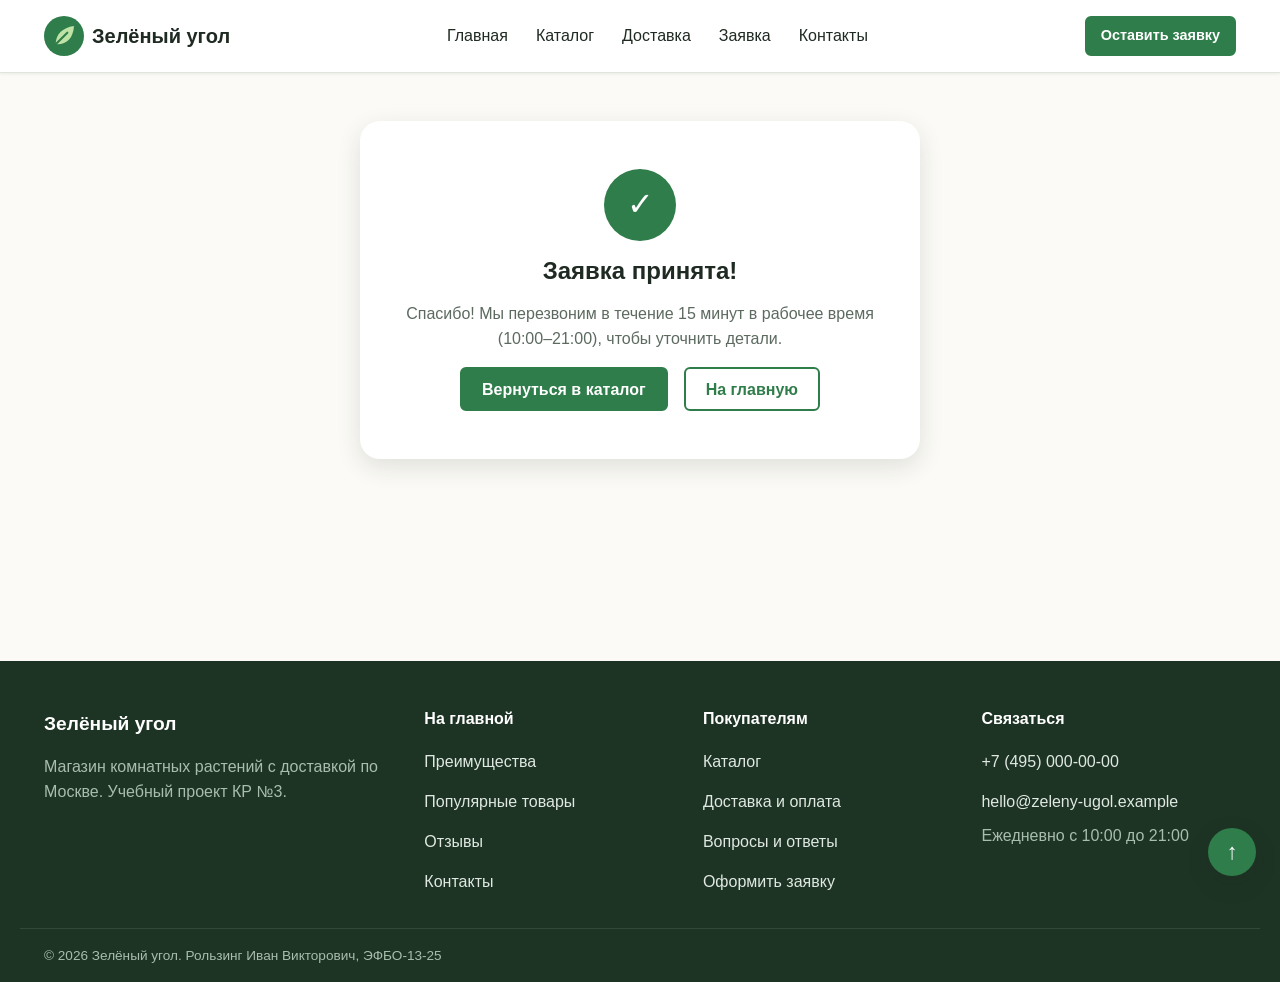
<file: thanks.html>
<!DOCTYPE html>
<html lang="ru" class="no-js">
<head>
  <meta charset="UTF-8">
  <meta name="viewport" content="width=device-width, initial-scale=1.0">
  <title>Заявка принята — Зелёный угол</title>
  <meta name="description" content="Спасибо за заявку! Мы свяжемся с вами в течение 15 минут.">
  <link rel="icon" href="images/logo.svg" type="image/svg+xml">
  <link rel="stylesheet" href="css/style.css">
  <!-- Адаптивные стили подключаются после style.css, чтобы переопределять базовые -->
  <link rel="stylesheet" href="css/responsive.css">
  <script>document.documentElement.className = 'js';</script>
  <script src="js/main.js" defer></script>
</head>
<body id="top">
  <a class="skip-link" href="#main">Перейти к содержимому</a>
  <header class="site-header">
    <div class="site-header__inner container">
      <a class="site-header__logo logo" href="index.html">
        <img class="logo__icon" src="images/logo.svg" alt="" width="40" height="40">
        <span class="logo__text">Зелёный угол</span>
      </a>
      <button class="menu-toggle" type="button" aria-expanded="false" aria-controls="site-nav">
        <span class="menu-toggle__icon" aria-hidden="true"></span>
        <span class="menu-toggle__text">Меню</span>
      </button>
      <nav class="site-nav" id="site-nav" aria-label="Основное меню">
        <ul class="site-nav__list">
          <li class="site-nav__item"><a class="site-nav__link" href="index.html">Главная</a></li>
          <li class="site-nav__item"><a class="site-nav__link" href="catalog.html">Каталог</a></li>
          <li class="site-nav__item"><a class="site-nav__link" href="delivery.html">Доставка</a></li>
          <li class="site-nav__item"><a class="site-nav__link" href="order.html">Заявка</a></li>
          <li class="site-nav__item"><a class="site-nav__link" href="contacts.html">Контакты</a></li>
        </ul>
      </nav>
      <a class="button button--small site-header__cta" href="order.html">Оставить заявку</a>
    </div>
  </header>

  <main id="main" class="main">
    <div class="container">
      <section class="message" aria-labelledby="thanks-title">
        <span class="message__icon" aria-hidden="true">✓</span>
        <h1 class="message__title" id="thanks-title">Заявка принята!</h1>
        <p class="message__text">Спасибо! Мы перезвоним в течение 15 минут в рабочее время (10:00–21:00), чтобы уточнить детали.</p>
        <div class="message__actions">
          <a class="button" href="catalog.html">Вернуться в каталог</a>
          <a class="button button--outline" href="index.html">На главную</a>
        </div>
      </section>
    </div>
  </main>

  <footer class="site-footer">
    <div class="site-footer__inner container">
      <div class="site-footer__col">
        <p class="site-footer__brand">Зелёный угол</p>
        <p class="site-footer__text">Магазин комнатных растений с доставкой по Москве. Учебный проект КР №3.</p>
      </div>
      <nav class="site-footer__col" aria-label="Разделы главной страницы">
        <h2 class="site-footer__title">На главной</h2>
        <ul class="site-footer__list">
          <li><a class="site-footer__link" href="index.html#advantages">Преимущества</a></li>
          <li><a class="site-footer__link" href="index.html#popular">Популярные товары</a></li>
          <li><a class="site-footer__link" href="index.html#reviews">Отзывы</a></li>
          <li><a class="site-footer__link" href="index.html#contacts">Контакты</a></li>
        </ul>
      </nav>
      <nav class="site-footer__col" aria-label="Покупателям">
        <h2 class="site-footer__title">Покупателям</h2>
        <ul class="site-footer__list">
          <li><a class="site-footer__link" href="catalog.html">Каталог</a></li>
          <li><a class="site-footer__link" href="delivery.html#tariffs">Доставка и оплата</a></li>
          <li><a class="site-footer__link" href="delivery.html#faq">Вопросы и ответы</a></li>
          <li><a class="site-footer__link" href="order.html">Оформить заявку</a></li>
        </ul>
      </nav>
      <div class="site-footer__col">
        <h2 class="site-footer__title">Связаться</h2>
        <ul class="site-footer__list">
          <li><a class="site-footer__link" href="tel:+74950000000">+7 (495) 000-00-00</a></li>
          <li><a class="site-footer__link" href="mailto:hello@zeleny-ugol.example">hello@zeleny-ugol.example</a></li>
          <li class="site-footer__text">Ежедневно с 10:00 до 21:00</li>
        </ul>
      </div>
    </div>
    <div class="site-footer__bottom container">
      <p>© 2026 Зелёный угол. Рользинг Иван Викторович, ЭФБО-13-25</p>
    </div>
  </footer>

  <a class="to-top" href="#top" aria-label="Наверх">↑</a>

</body>
</html>
</file>
<file: css/style.css>
/* =========================================================
   Зелёный угол — стили сайта
   КР №3: адаптивная вёрстка (на основе КР №1). Рользинг И. В., ЭФБО-13-25
   Классы именуются по БЭМ: block__element--modifier

   ПОДХОД MOBILE FIRST:
   в этом файле — базовые стили для мобильного экрана (от 320px);
   в responsive.css — медиазапросы min-width, которые расширяют
   раскладку для планшетов и десктопов.
   ========================================================= */

/* ---------- 1. Переменные ---------- */
:root {
  --color-bg: #fbfaf6;
  --color-surface: #ffffff;
  --color-tint: #eef4ea;
  --color-text: #1f2a22;
  --color-muted: #5c6a60;
  --color-primary: #2f7d4a;
  --color-primary-dark: #22603a;
  --color-primary-light: #d8ebd9;
  --color-accent: #e3a33b;
  --color-border: #dfe5dc;
  --color-danger: #b00020;
  --color-sale: #c8452d;

  --space-xs: 4px;
  --space-sm: 8px;
  --space-md: 16px;
  --space-lg: 24px;
  --space-xl: 48px;

  --radius-sm: 6px;
  --radius-md: 12px;
  --radius-lg: 20px;

  --shadow-sm: 0 1px 3px rgba(31, 42, 34, 0.08);
  --shadow-md: 0 8px 24px rgba(31, 42, 34, 0.12);

  --font-main: "Segoe UI", Roboto, "Helvetica Neue", Arial, sans-serif;
  --container-width: 1240px;
  --container-padding: 16px;
  --header-height: 64px;
  --tap-size: 44px; /* минимальный размер области нажатия */
  --transition: 0.2s ease;
}

/* ---------- 2. Базовые стили ---------- */
*,
*::before,
*::after {
  box-sizing: border-box;
}

html {
  scroll-behavior: smooth;
  scroll-padding-top: calc(var(--header-height) + var(--space-md));
}

body {
  margin: 0;
  font-family: var(--font-main);
  font-size: 16px;
  line-height: 1.55;
  color: var(--color-text);
  background-color: var(--color-bg);
}

img,
video {
  display: block;
  max-width: 100%;
  height: auto;
}

picture {
  display: block;
}

/* Длинные слова и ссылки не должны растягивать страницу */
p,
li,
dd,
td,
a {
  overflow-wrap: break-word;
}

h1,
h2,
h3 {
  line-height: 1.2;
  margin: 0 0 var(--space-md);
}

p {
  margin: 0 0 var(--space-md);
}

a {
  color: var(--color-primary);
}

a:hover {
  color: var(--color-primary-dark);
}

a:focus-visible,
button:focus-visible,
input:focus-visible,
select:focus-visible,
textarea:focus-visible,
summary:focus-visible {
  outline: 3px solid var(--color-accent);
  outline-offset: 2px;
}

.container {
  width: 100%;
  max-width: var(--container-width);
  margin: 0 auto;
  padding: 0 var(--container-padding);
}

.main {
  min-height: 60vh;
  padding-bottom: var(--space-xl);
}

.visually-hidden {
  position: absolute;
  width: 1px;
  height: 1px;
  margin: -1px;
  overflow: hidden;
  clip: rect(0 0 0 0);
  white-space: nowrap;
}

.skip-link {
  position: absolute;
  top: -100px;
  left: var(--space-md);
  z-index: 200;
  padding: var(--space-sm) var(--space-md);
  background: var(--color-primary);
  color: #fff;
  border-radius: var(--radius-sm);
}

.skip-link:focus-visible {
  top: var(--space-sm);
  color: #fff;
}

.page-title {
  font-size: 1.6rem;
  margin-bottom: var(--space-lg);
}

/* ---------- 3. Кнопки ---------- */
.button {
  display: inline-flex;
  align-items: center;
  justify-content: center;
  gap: var(--space-sm);
  min-height: var(--tap-size);
  padding: 10px 20px;
  font: inherit;
  font-weight: 600;
  line-height: 1.2;
  text-decoration: none;
  color: #fff;
  background-color: var(--color-primary);
  border: 2px solid var(--color-primary);
  border-radius: var(--radius-sm);
  cursor: pointer;
  transition: background-color var(--transition), border-color var(--transition), color var(--transition), transform var(--transition);
}

.button:hover {
  color: #fff;
  background-color: var(--color-primary-dark);
  border-color: var(--color-primary-dark);
}

.button:active {
  transform: translateY(1px);
}

.button:focus-visible {
  outline: 2px solid var(--color-primary);
  outline-offset: 3px;
}

.button--small {
  min-height: 40px;
  padding: 8px 14px;
  font-size: 0.9rem;
}

.button--outline {
  color: var(--color-primary);
  background-color: transparent;
}

.button--outline:hover {
  color: #fff;
  background-color: var(--color-primary);
}

.button--ghost {
  color: var(--color-muted);
  background-color: transparent;
  border-color: transparent;
}

.button--ghost:hover {
  color: var(--color-text);
  background-color: var(--color-tint);
  border-color: transparent;
}

.button--block {
  width: 100%;
}

button:disabled,
.button--disabled {
  opacity: 0.6;
  cursor: not-allowed;
}

button:disabled:hover,
.button--disabled:hover {
  background-color: var(--color-primary);
  border-color: var(--color-primary);
}

/* ---------- 4. Шапка и навигация ---------- */
.site-header {
  position: sticky;
  top: 0;
  z-index: 50;
  background-color: rgba(255, 255, 255, 0.95);
  border-bottom: 1px solid var(--color-border);
  box-shadow: var(--shadow-sm);
}

.site-header__inner {
  display: flex;
  flex-wrap: wrap;
  align-items: center;
  justify-content: space-between;
  gap: var(--space-sm) var(--space-lg);
  min-height: var(--header-height);
}

/* На телефоне кнопка «Оставить заявку» скрыта — пункт «Заявка» есть в меню */
.site-header__cta {
  display: none;
  flex-shrink: 0;
}

/* Кнопка-гамбургер. Видна только на мобильном и только при включённом JS */
.menu-toggle {
  display: none;
  align-items: center;
  gap: var(--space-sm);
  min-height: var(--tap-size);
  padding: 0 12px;
  font: inherit;
  font-weight: 600;
  color: var(--color-text);
  background: transparent;
  border: 1px solid var(--color-border);
  border-radius: var(--radius-sm);
  cursor: pointer;
}

.menu-toggle:hover {
  background-color: var(--color-tint);
}

.js .menu-toggle {
  display: inline-flex;
}

.menu-toggle__icon,
.menu-toggle__icon::before,
.menu-toggle__icon::after {
  display: block;
  width: 20px;
  height: 2px;
  background-color: currentColor;
  border-radius: 2px;
  transition: transform var(--transition), opacity var(--transition);
}

.menu-toggle__icon {
  position: relative;
}

.menu-toggle__icon::before,
.menu-toggle__icon::after {
  content: "";
  position: absolute;
  left: 0;
}

.menu-toggle__icon::before {
  top: -6px;
}

.menu-toggle__icon::after {
  top: 6px;
}

/* Иконка превращается в крестик, когда меню открыто */
.menu-toggle[aria-expanded="true"] .menu-toggle__icon {
  background-color: transparent;
}

.menu-toggle[aria-expanded="true"] .menu-toggle__icon::before {
  transform: translateY(6px) rotate(45deg);
}

.menu-toggle[aria-expanded="true"] .menu-toggle__icon::after {
  transform: translateY(-6px) rotate(-45deg);
}

.logo {
  display: flex;
  align-items: center;
  gap: var(--space-sm);
  text-decoration: none;
  color: var(--color-text);
}

.logo:hover {
  color: var(--color-primary);
}

.logo__text {
  font-size: 1.25rem;
  font-weight: 700;
  white-space: nowrap;
}

/* Мобильное меню: занимает всю ширину под логотипом */
.site-nav {
  flex-basis: 100%;
  padding-bottom: var(--space-sm);
}

/* С JS меню свёрнуто, пока не нажата кнопка. Без JS меню всегда видно */
.js .site-nav {
  display: none;
}

.js .site-nav--open {
  display: block;
}

.site-nav__list {
  display: flex;
  flex-direction: column;
  gap: var(--space-xs);
  margin: 0;
  padding: 0;
  list-style: none;
}

.site-nav__link {
  display: flex;
  align-items: center;
  min-height: var(--tap-size);
  padding: var(--space-sm) 12px;
  color: var(--color-text);
  text-decoration: none;
  font-weight: 500;
  border-radius: var(--radius-sm);
  transition: background-color var(--transition), color var(--transition);
}

.site-nav__link:hover {
  color: var(--color-primary-dark);
  background-color: var(--color-tint);
}

.site-nav__link--active {
  color: var(--color-primary-dark); /* тёмно-зелёный: контраст выше 4.5:1 (было 4:1) */
  background-color: var(--color-primary-light);
}

/* ---------- 5. Хлебные крошки ---------- */
.breadcrumbs {
  padding: var(--space-md) 0;
  font-size: 0.9rem;
}

.breadcrumbs__list {
  display: flex;
  flex-wrap: wrap;
  gap: var(--space-sm);
  margin: 0;
  padding: 0;
  list-style: none;
  color: var(--color-muted);
}

.breadcrumbs__item + .breadcrumbs__item::before {
  content: "›";
  margin-right: var(--space-sm);
}

.breadcrumbs__link {
  color: var(--color-muted);
}

.breadcrumbs__link:hover {
  color: var(--color-primary);
}

/* ---------- 6. Hero ---------- */
.hero {
  background: linear-gradient(135deg, var(--color-tint) 0%, var(--color-bg) 70%);
  padding: var(--space-lg) 0 var(--space-xl);
}

/* Мобильный hero: одна колонка, картинка под текстом */
.hero__inner {
  display: grid;
  grid-template-columns: 1fr;
  align-items: center;
  gap: var(--space-lg);
}

.hero__eyebrow {
  display: inline-block;
  padding: var(--space-xs) 12px;
  font-size: 0.85rem;
  font-weight: 600;
  color: var(--color-primary-dark);
  background-color: var(--color-primary-light);
  border-radius: 999px;
}

.hero__title {
  font-size: clamp(1.75rem, 6vw + 0.5rem, 3.2rem);
}

.hero__text {
  font-size: 1.05rem;
  color: var(--color-muted);
  max-width: 520px;
}

/* На телефоне кнопки hero друг под другом во всю ширину */
.hero__actions {
  display: flex;
  flex-direction: column;
  gap: var(--space-sm);
  margin-top: var(--space-lg);
}

.hero__picture {
  justify-self: center;
  width: 100%;
}

.hero__image {
  width: 100%;
  border-radius: var(--radius-lg);
}

/* ---------- 7. Секции ---------- */
.section {
  padding: 32px 0;
}

.section--tinted {
  background-color: var(--color-tint);
}

.section--compact {
  padding: var(--space-lg) 0;
}

.section__head {
  display: flex;
  flex-wrap: wrap;
  align-items: baseline;
  justify-content: space-between;
  gap: var(--space-md);
}

.section__title {
  font-size: 1.4rem;
}

.section__link {
  font-weight: 600;
  text-decoration: none;
}

/* ---------- 8. Преимущества ---------- */
.advantages {
  display: grid;
  grid-template-columns: 1fr;
  gap: var(--space-md);
  margin: 0;
  padding: 0;
  list-style: none;
}

.advantages__item {
  padding: var(--space-lg);
  background-color: var(--color-surface);
  border: 1px solid var(--color-border);
  border-radius: var(--radius-md);
  transition: box-shadow var(--transition), transform var(--transition);
}

.advantages__item:hover {
  box-shadow: var(--shadow-md);
  transform: translateY(-2px);
}

.advantages__icon {
  display: inline-flex;
  align-items: center;
  justify-content: center;
  width: 48px;
  height: 48px;
  margin-bottom: var(--space-md);
  font-size: 1.5rem;
  background-color: var(--color-primary-light);
  border-radius: 50%;
}

.advantages__title {
  font-size: 1.1rem;
  margin-bottom: var(--space-sm);
}

.advantages__text {
  margin: 0;
  color: var(--color-muted);
}

/* ---------- 9. Карточки товаров ---------- */
.product-grid {
  display: grid;
  grid-template-columns: 1fr;
  gap: var(--space-md);
}

.product-card {
  position: relative;
  display: flex;
  flex-direction: column;
  overflow: hidden;
  background-color: var(--color-surface);
  border: 1px solid var(--color-border);
  border-radius: var(--radius-md);
  transition: box-shadow var(--transition), transform var(--transition), border-color var(--transition);
}

.product-card:hover {
  border-color: var(--color-primary-light);
  box-shadow: var(--shadow-md);
  transform: translateY(-4px);
}

.product-card:focus-within {
  border-color: var(--color-primary);
}

.product-card__badge {
  position: absolute;
  top: 12px;
  left: 12px;
  z-index: 1;
}

.product-card__image {
  width: 100%;
  aspect-ratio: 4 / 3;
  object-fit: cover;
}

.product-card__body {
  display: flex;
  flex-direction: column;
  flex-grow: 1;
  padding: var(--space-md);
}

.product-card__category {
  margin-bottom: var(--space-xs);
  font-size: 0.8rem;
  font-weight: 600;
  text-transform: uppercase;
  letter-spacing: 0.04em;
  color: var(--color-muted);
}

.product-card__title {
  font-size: 1.1rem;
  margin-bottom: var(--space-sm);
}

.product-card__description {
  flex-grow: 1;
  font-size: 0.95rem;
  color: var(--color-muted);
}

.product-card__footer {
  display: flex;
  align-items: center;
  justify-content: space-between;
  gap: var(--space-sm);
  margin-top: auto;
}

.product-card__price {
  margin: 0;
  font-size: 1.2rem;
  font-weight: 700;
  white-space: nowrap;
}

.product-card__old-price {
  margin-right: var(--space-xs);
  font-size: 0.9rem;
  font-weight: 400;
  color: var(--color-muted);
}

.product-card--discount .product-card__price {
  color: var(--color-sale);
}

.product-card--sold-out .product-card__image {
  filter: grayscale(0.8);
  opacity: 0.7;
}

/* ---------- 10. Бейджи ---------- */
.badge {
  display: inline-block;
  padding: 4px 10px;
  font-size: 0.8rem;
  font-weight: 700;
  color: #fff;
  background-color: var(--color-primary);
  border-radius: 999px;
}

.badge--hit {
  background-color: var(--color-accent);
  color: #3b2a07;
}

.badge--new {
  background-color: var(--color-primary);
}

.badge--sale {
  background-color: var(--color-sale);
}

.badge--muted {
  background-color: var(--color-muted);
}

/* ---------- 11. Отзывы ---------- */
.reviews {
  display: grid;
  grid-template-columns: 1fr;
  gap: var(--space-md);
}

.review {
  position: relative;
  margin: 0;
  padding: var(--space-lg);
  padding-top: var(--space-xl);
  background-color: var(--color-surface);
  border-radius: var(--radius-md);
  box-shadow: var(--shadow-sm);
}

.review::before {
  content: "“";
  position: absolute;
  top: 0;
  left: var(--space-lg);
  font-size: 4rem;
  line-height: 1;
  color: var(--color-primary-light);
}

.review__author {
  font-weight: 600;
  color: var(--color-muted);
}

/* ---------- 12. Контакты на главной ---------- */
.contacts-preview {
  display: flex;
  flex-wrap: wrap;
  align-items: center;
  justify-content: space-between;
  gap: var(--space-lg);
}

.contacts-preview__actions {
  display: flex;
  flex-wrap: wrap;
  gap: var(--space-sm);
}

/* ---------- 13. Каталог ---------- */
/* На телефоне категории — лента, которая прокручивается вбок внутри себя
   (прокручивается только этот блок, а не вся страница) */
.categories {
  display: flex;
  gap: var(--space-sm);
  margin: 0 0 var(--space-lg);
  padding: 0 0 var(--space-sm);
  list-style: none;
  overflow-x: auto;
  scroll-snap-type: x proximity;
  -webkit-overflow-scrolling: touch;
}

.categories li {
  flex-shrink: 0;
  scroll-snap-align: start;
}

.categories__link {
  display: flex;
  align-items: center;
  min-height: var(--tap-size);
  padding: var(--space-sm) var(--space-md);
  white-space: nowrap;
  color: var(--color-text);
  text-decoration: none;
  background-color: var(--color-surface);
  border: 1px solid var(--color-border);
  border-radius: 999px;
  transition: background-color var(--transition), border-color var(--transition);
}

.categories__link:hover {
  border-color: var(--color-primary);
  background-color: var(--color-primary-light);
}

.catalog {
  display: grid;
  grid-template-columns: 1fr;
  align-items: start;
  gap: var(--space-lg);
}

.catalog__section {
  margin-bottom: var(--space-xl);
}

.catalog__section-title {
  font-size: 1.35rem;
  padding-bottom: var(--space-sm);
  border-bottom: 2px solid var(--color-primary-light);
}

.catalog__note {
  padding: var(--space-md);
  background-color: var(--color-tint);
  border-radius: var(--radius-md);
}

/* Фильтры */
.filters {
  padding: var(--space-md);
  background-color: var(--color-surface);
  border: 1px solid var(--color-border);
  border-radius: var(--radius-md);
}

.filters__title {
  font-size: 1.2rem;
}

/* Кнопка «Показать фильтры» — только на мобильном и только с JS */
.filters__toggle {
  display: none;
}

.js .filters__toggle {
  display: inline-flex;
}

.js .filters__title {
  position: absolute;
  width: 1px;
  height: 1px;
  overflow: hidden;
  clip: rect(0 0 0 0);
}

.js .filters__form {
  display: none;
  margin-top: var(--space-md);
}

.js .filters--open .filters__form {
  display: flex;
}

.filters__form {
  display: flex;
  flex-direction: column;
  gap: var(--space-md);
}

.filters__group {
  margin: 0;
  padding: 0;
  border: 0;
}

.filters__legend {
  margin-bottom: var(--space-sm);
  font-weight: 600;
}

.filters__option {
  display: flex;
  align-items: center;
  gap: var(--space-sm);
  min-height: 36px;
  cursor: pointer;
}

.filters__option input {
  accent-color: var(--color-primary);
}

.filters__range {
  display: grid;
  grid-template-columns: 1fr 1fr;
  gap: var(--space-sm);
}

.filters__input {
  width: 100%;
  min-height: var(--tap-size);
  padding: var(--space-sm);
  font: inherit;
  border: 1px solid var(--color-border);
  border-radius: var(--radius-sm);
}

/* ---------- 14. Страница товара ---------- */
.product {
  display: grid;
  grid-template-columns: 1fr;
  gap: var(--space-lg);
  margin-bottom: var(--space-xl);
}

.product__gallery {
  position: relative;
  align-self: start;
  overflow: hidden;
  border-radius: var(--radius-lg);
  box-shadow: var(--shadow-md);
}

.product__badge {
  position: absolute;
  top: var(--space-md);
  left: var(--space-md);
}

.product__image {
  width: 100%;
}

.product__category {
  color: var(--color-muted);
  font-size: 0.9rem;
}

.product__title {
  font-size: 1.75rem;
}

.product__features {
  padding-left: var(--space-lg);
  color: var(--color-muted);
}

.product__price {
  margin-bottom: var(--space-xs);
  font-size: 2rem;
  font-weight: 700;
  color: var(--color-primary-dark);
}

.product__stock {
  color: var(--color-primary);
  font-weight: 600;
}

.product__actions {
  display: flex;
  flex-direction: column;
  gap: var(--space-sm);
}

.product-details {
  display: grid;
  grid-template-columns: 1fr;
  align-items: start;
  gap: var(--space-lg);
}

/* Блок советов по уходу */
.care {
  padding: var(--space-lg);
  background-color: var(--color-tint);
  border-left: 4px solid var(--color-primary);
  border-radius: var(--radius-md);
}

.care__title {
  font-size: 1.2rem;
}

.care__list {
  margin: 0 0 var(--space-md);
  padding: 0;
  list-style: none;
}

.care__item {
  margin-bottom: var(--space-md);
}

.care__link {
  font-weight: 600;
}

/* ---------- 15. Таблицы ---------- */
/* Широкая таблица прокручивается внутри обёртки, а не вся страница */
.table-wrapper {
  overflow-x: auto;
  -webkit-overflow-scrolling: touch;
  margin-bottom: var(--space-xl);
}

.table-wrapper:focus-visible {
  outline: 3px solid var(--color-accent);
}

.table {
  width: 100%;
  border-collapse: collapse;
  background-color: var(--color-surface);
  border-radius: var(--radius-md);
  overflow: hidden;
  box-shadow: var(--shadow-sm);
}

.table__caption {
  padding-bottom: var(--space-sm);
  text-align: left;
  font-size: 0.9rem;
  color: var(--color-muted);
}

.table th,
.table td {
  padding: 10px 12px;
  text-align: left;
  border-bottom: 1px solid var(--color-border);
}

.table thead th {
  color: #fff;
  background-color: var(--color-primary);
}

.table tbody th {
  font-weight: 600;
}

.table tbody tr:nth-child(even) {
  background-color: var(--color-bg);
}

.table tbody tr:hover {
  background-color: var(--color-primary-light);
}

.table--compare td {
  text-align: center;
}

/* Мобильное карточное представление таблиц сравнения:
   каждая строка — карточка, у каждой ячейки подпись из data-label */
.table--stack {
  box-shadow: none;
  background: transparent;
}

.table--stack thead {
  position: absolute;
  width: 1px;
  height: 1px;
  overflow: hidden;
  clip: rect(0 0 0 0);
}

.table--stack tbody,
.table--stack tr,
.table--stack th,
.table--stack td {
  display: block;
}

.table--stack tr {
  margin-bottom: var(--space-md);
  overflow: hidden;
  background-color: var(--color-surface);
  border: 1px solid var(--color-border);
  border-radius: var(--radius-md);
}

.table--stack tbody tr:nth-child(even) {
  background-color: var(--color-surface);
}

.table--stack tbody th {
  color: #fff;
  background-color: var(--color-primary);
}

.table--stack td {
  display: flex;
  justify-content: space-between;
  gap: var(--space-md);
  text-align: right;
}

.table--stack td::before {
  content: attr(data-label);
  font-weight: 600;
  text-align: left;
  color: var(--color-muted);
}

.table--stack .table__caption {
  display: block;
}

.table--compare tbody tr:last-child {
  font-weight: 700;
}

/* ---------- 16. Формы ---------- */
.form {
  display: flex;
  flex-direction: column;
  gap: var(--space-md);
}

.order-form {
  padding: var(--space-md);
  background-color: var(--color-surface);
  border: 1px solid var(--color-border);
  border-radius: var(--radius-md);
}

.form__note {
  margin: 0;
  font-size: 0.9rem;
  color: var(--color-muted);
}

.form__required {
  color: var(--color-danger);
}

.form__group {
  display: flex;
  flex-direction: column;
  gap: var(--space-md);
  margin: 0;
  padding: 0;
  border: 0;
}

.form__legend {
  margin-bottom: var(--space-md);
  font-size: 1.15rem;
  font-weight: 700;
}

/* На телефоне поля строки идут в одну колонку */
.form__row {
  display: flex;
  flex-direction: column;
  gap: var(--space-md);
}

.form__field {
  display: flex;
  flex-direction: column;
  gap: var(--space-xs);
}

.form__label {
  font-weight: 600;
}

.form__input {
  width: 100%;
  min-height: var(--tap-size);
  padding: 10px 12px;
  font: inherit;
  font-size: 1rem; /* 16px — iOS не увеличивает страницу при фокусе */
  color: var(--color-text);
  background-color: var(--color-surface);
  border: 1px solid var(--color-border);
  border-radius: var(--radius-sm);
  transition: border-color var(--transition), box-shadow var(--transition);
}

.form__input:hover {
  border-color: var(--color-muted);
}

.form__input:focus-visible {
  outline: none;
  border-color: var(--color-primary);
  box-shadow: 0 0 0 3px var(--color-primary-light);
}

/* Подсветка ошибки только после того, как пользователь взаимодействовал с полем */
.form__input:user-invalid {
  border-color: var(--color-danger);
  box-shadow: 0 0 0 3px rgba(176, 0, 32, 0.12);
}

.form__textarea {
  resize: vertical;
  min-height: 110px;
}

.form__select {
  cursor: pointer;
}

.form__hint {
  margin: 0;
  font-size: 0.85rem;
  color: var(--color-muted);
}

.form__options {
  display: flex;
  flex-direction: column;
  gap: var(--space-sm);
}

.form__option {
  display: flex;
  align-items: center;
  gap: var(--space-sm);
  min-height: var(--tap-size);
  padding: var(--space-sm) var(--space-md);
  border: 1px solid var(--color-border);
  border-radius: var(--radius-sm);
  cursor: pointer;
  transition: border-color var(--transition), background-color var(--transition);
}

.form__option:hover {
  border-color: var(--color-primary);
}

.form__option:has(input:checked) {
  border-color: var(--color-primary);
  background-color: var(--color-primary-light);
}

.form__option input,
.form__checkbox input {
  accent-color: var(--color-primary);
}

.form__checkbox {
  display: flex;
  align-items: flex-start;
  gap: var(--space-sm);
  cursor: pointer;
}

.form__checkbox input {
  flex-shrink: 0;
  width: 20px;
  height: 20px;
  margin-top: 2px;
}

/* Кнопки формы на телефоне — во всю ширину, с отступом между ними */
.form__actions {
  display: flex;
  flex-direction: column;
  gap: var(--space-sm);
}

/* ---------- 17. Страница заявки ---------- */
.order {
  display: grid;
  grid-template-columns: 1fr;
  align-items: start;
  gap: var(--space-lg);
}

.steps {
  padding: var(--space-lg);
  background-color: var(--color-tint);
  border-radius: var(--radius-md);
}

.steps__title {
  font-size: 1.2rem;
}

.steps__list {
  margin: 0 0 var(--space-md);
  padding-left: var(--space-lg);
}

.steps__item {
  margin-bottom: var(--space-sm);
}

.steps__link {
  font-weight: 600;
}

/* ---------- 18. Контакты ---------- */
.contacts {
  display: grid;
  grid-template-columns: 1fr;
  gap: var(--space-xl);
}

.contacts__address {
  font-style: normal;
}

.contacts__list {
  margin: 0 0 var(--space-lg);
}

.contacts__row {
  display: grid;
  grid-template-columns: 1fr;
  gap: var(--space-xs);
  padding: 12px 0;
  border-bottom: 1px solid var(--color-border);
}

.contacts__row dt {
  font-weight: 600;
  color: var(--color-muted);
}

.contacts__row dd {
  margin: 0;
}

/* Схема проезда — нарисована средствами CSS */
.map {
  position: relative;
  height: 220px;
  overflow: hidden;
  border-radius: var(--radius-md);
  background-color: #e6efe2;
  background-image:
    linear-gradient(90deg, transparent 46%, #fff 46%, #fff 54%, transparent 54%),
    linear-gradient(0deg, transparent 58%, #fff 58%, #fff 64%, transparent 64%),
    linear-gradient(30deg, transparent 70%, #fff 70%, #fff 73%, transparent 73%);
}

.map__pin {
  position: absolute;
  top: 38%;
  left: 50%;
  width: 28px;
  height: 28px;
  background-color: var(--color-sale);
  border: 4px solid #fff;
  border-radius: 50% 50% 50% 0;
  transform: translate(-50%, -100%) rotate(-45deg);
  box-shadow: var(--shadow-md);
}

.map__label {
  position: absolute;
  top: 40%;
  left: calc(50% + 20px);
  padding: 2px 8px;
  font-size: 0.85rem;
  font-weight: 700;
  background-color: #fff;
  border-radius: var(--radius-sm);
}

.map__metro {
  position: absolute;
  bottom: var(--space-md);
  left: var(--space-md);
  padding: 2px 8px;
  font-size: 0.85rem;
  background-color: #fff;
  border-radius: var(--radius-sm);
}

/* ---------- 19. FAQ ---------- */
.faq {
  display: flex;
  flex-direction: column;
  gap: var(--space-sm);
}

.faq__item {
  background-color: var(--color-surface);
  border: 1px solid var(--color-border);
  border-radius: var(--radius-md);
}

.faq__item[open] {
  border-color: var(--color-primary);
}

.faq__question {
  padding: var(--space-md) var(--space-lg);
  font-weight: 600;
  cursor: pointer;
}

.faq__question:hover {
  color: var(--color-primary);
}

.faq__answer {
  margin: 0;
  padding: 0 var(--space-lg) var(--space-md);
  color: var(--color-muted);
}

/* ---------- 20. Модальное окно ---------- */
.modal {
  width: min(440px, calc(100% - 24px));
  max-height: calc(100dvh - 24px);
  overflow-y: auto;
  padding: 0;
  border: 0;
  border-radius: var(--radius-lg);
  box-shadow: var(--shadow-md);
}

.modal::backdrop {
  background-color: rgba(31, 42, 34, 0.55);
}

.modal__content {
  position: relative;
  padding: var(--space-xl) var(--space-md) var(--space-md);
}

.modal__close {
  position: absolute;
  top: var(--space-sm);
  right: var(--space-sm);
  z-index: 2;
  width: var(--tap-size);
  height: var(--tap-size);
  font-size: 1.6rem;
  line-height: 1;
  color: var(--color-muted);
  background: transparent;
  border: 0;
  border-radius: 50%;
  cursor: pointer;
}

.modal__close:hover {
  color: var(--color-text);
  background-color: var(--color-tint);
}

.modal__title {
  font-size: 1.4rem;
  margin-bottom: var(--space-sm);
}

.modal__text {
  margin: 0;
  color: var(--color-muted);
}

/* ---------- 21. Страница «Заявка принята» ---------- */
.message {
  max-width: 560px;
  margin: var(--space-lg) auto;
  padding: var(--space-lg) var(--space-md);
  text-align: center;
  background-color: var(--color-surface);
  border-radius: var(--radius-lg);
  box-shadow: var(--shadow-md);
}

.message__icon {
  display: inline-flex;
  align-items: center;
  justify-content: center;
  width: 72px;
  height: 72px;
  margin-bottom: var(--space-md);
  font-size: 2rem;
  color: #fff;
  background-color: var(--color-primary);
  border-radius: 50%;
}

.message__text {
  color: var(--color-muted);
}

.message__actions {
  display: flex;
  flex-wrap: wrap;
  justify-content: center;
  gap: var(--space-md);
}

/* ---------- 22. Подвал ---------- */
.site-footer {
  color: #dfe9e1;
  background-color: #1d3324;
}

.site-footer__inner {
  display: grid;
  grid-template-columns: 1fr;
  gap: var(--space-lg);
  padding-top: var(--space-xl);
  padding-bottom: var(--space-lg);
}

.site-footer__brand {
  font-size: 1.2rem;
  font-weight: 700;
  color: #fff;
}

.site-footer__title {
  font-size: 1rem;
  color: #fff;
}

.site-footer__list {
  margin: 0;
  padding: 0;
  list-style: none;
}

.site-footer__list li {
  margin-bottom: var(--space-xs);
}

.site-footer__link {
  display: inline-flex;
  align-items: center;
  min-height: 36px;
}

.site-footer__link {
  color: #dfe9e1;
  text-decoration: none;
}

.site-footer__link:hover {
  color: #fff;
  text-decoration: underline;
}

.site-footer__text {
  color: #a9bdae;
}

.site-footer__bottom {
  padding-top: var(--space-md);
  padding-bottom: var(--space-md);
  font-size: 0.85rem;
  color: #a9bdae;
  border-top: 1px solid rgba(255, 255, 255, 0.1);
}

.site-footer__bottom p {
  margin: 0;
}

/* ---------- 23. Кнопка «Наверх» ---------- */
.to-top {
  position: fixed;
  right: var(--space-md);
  bottom: var(--space-md);
  z-index: 40;
  display: flex;
  align-items: center;
  justify-content: center;
  width: 48px;
  height: 48px;
  font-size: 1.4rem;
  font-weight: 700;
  color: #fff;
  text-decoration: none;
  background-color: var(--color-primary);
  border-radius: 50%;
  box-shadow: var(--shadow-md);
  transition: background-color var(--transition), transform var(--transition);
}

.to-top:hover {
  color: #fff;
  background-color: var(--color-primary-dark);
  transform: translateY(-3px);
}

/* Медиазапросы вынесены в css/responsive.css */
</file>
<file: css/responsive.css>
/* =========================================================
   responsive.css — адаптивные стили «Зелёного угла»
   КР №3. Рользинг И. В., ЭФБО-13-25

   Подход Mobile First: базовые стили в style.css рассчитаны на телефон.
   Здесь только медиазапросы min-width, которые постепенно расширяют
   раскладку. Подключается ПОСЛЕ style.css.

   Контрольные точки:
     480px  — крупный телефон (430px и шире в повороте)
     600px  — маленький планшет / телефон горизонтально
     768px  — планшет
     1024px — небольшой десктоп
     1440px — широкий десктоп
   ========================================================= */


/* ---------- ≥ 480px: крупный телефон ---------- */
@media (min-width: 480px) {
  :root {
    --container-padding: 20px;
  }

  /* Кнопки hero и формы встают в строку */
  .hero__actions,
  .form__actions,
  .product__actions {
    flex-direction: row;
    flex-wrap: wrap;
  }

  /* Способы получения заказа — в строку, если помещаются */
  .form__options {
    flex-direction: row;
    flex-wrap: wrap;
  }

  /* Преимущества — по две карточки */
  .advantages {
    grid-template-columns: repeat(2, 1fr);
  }

  /* В подвале — две колонки */
  .site-footer__inner {
    grid-template-columns: repeat(2, 1fr);
  }

  /* Контакты: подпись и значение в одной строке */
  .contacts__row {
    grid-template-columns: 140px 1fr;
    gap: var(--space-md);
  }
}


/* ---------- ≥ 600px: карточки товаров в две колонки ---------- */
@media (min-width: 600px) {
  .product-grid {
    grid-template-columns: repeat(2, 1fr);
    gap: var(--space-lg);
  }

  /* Поля формы в строке — по два */
  .form__row {
    flex-direction: row;
    flex-wrap: wrap;
  }

  .form__row > .form__field {
    flex: 1 1 220px;
  }

  .form__row > .form__field--narrow {
    flex: 0 1 140px;
  }

  .order-form {
    padding: var(--space-lg);
  }
}


/* ---------- ≥ 768px: планшет ---------- */
@media (min-width: 768px) {
  :root {
    --container-padding: 24px;
    --header-height: 72px;
  }

  .section {
    padding: var(--space-xl) 0;
  }

  .section__title {
    font-size: 1.6rem;
  }

  .page-title {
    font-size: 2rem;
  }

  /* Кнопка «Оставить заявку» снова видна в шапке */
  .site-header__cta {
    display: inline-flex;
  }

  /* Hero в две колонки: текст + картинка-композиция (через <picture>) */
  .hero {
    padding: var(--space-xl) 0;
  }

  .hero__inner {
    grid-template-columns: 1.1fr 1fr;
    gap: var(--space-xl);
  }

  .hero__text {
    font-size: 1.15rem;
  }

  .hero__image {
    border-radius: 0;
  }

  /* Отзывы — три колонки */
  .reviews {
    grid-template-columns: repeat(3, 1fr);
  }

  /* Страница товара: фото и описание рядом */
  .product {
    grid-template-columns: 1fr 1fr;
    gap: var(--space-xl);
  }

  .product__title {
    font-size: 2.2rem;
  }

  /* Таблицы сравнения: обычный табличный вид вместо карточек */
  .table--stack {
    min-width: 560px;
    background-color: var(--color-surface);
    box-shadow: var(--shadow-sm);
  }

  .table--stack thead {
    position: static;
    width: auto;
    height: auto;
    overflow: visible;
    clip: auto;
  }

  .table--stack thead {
    display: table-header-group;
  }

  .table--stack tbody {
    display: table-row-group;
  }

  .table--stack tr {
    display: table-row;
    margin: 0;
    border: 0;
    border-radius: 0;
  }

  .table--stack th,
  .table--stack td {
    display: table-cell;
  }

  .table--stack tbody th {
    color: inherit;
    background-color: transparent;
  }

  .table--stack td {
    text-align: center;
  }

  .table--stack td::before {
    content: none;
  }

  .table--stack tbody tr:nth-child(even) {
    background-color: var(--color-bg);
  }

  .table--stack .table__caption {
    display: table-caption;
  }

  /* Контакты: информация и форма рядом */
  .contacts {
    grid-template-columns: 1fr 1fr;
  }

  .map {
    height: 260px;
  }

  .to-top {
    right: var(--space-lg);
    bottom: var(--space-lg);
  }

  .message {
    margin: var(--space-xl) auto;
    padding: var(--space-xl) var(--space-lg);
  }
}


/* ---------- ≥ 1024px: десктоп ---------- */
@media (min-width: 1024px) {
  /* Полноценное горизонтальное меню, гамбургер скрыт */
  .js .menu-toggle {
    display: none;
  }

  .site-header__inner {
    flex-wrap: nowrap;
  }

  .site-nav,
  .js .site-nav {
    display: block;
    flex-basis: auto;
    padding-bottom: 0;
  }

  .site-nav__list {
    flex-direction: row;
  }

  /* Подвал — четыре колонки */
  .site-footer__inner {
    grid-template-columns: 1.4fr repeat(3, 1fr);
  }

  /* Преимущества — четыре в ряд */
  .advantages {
    grid-template-columns: repeat(4, 1fr);
    gap: var(--space-lg);
  }

  /* Популярные товары на главной — три в ряд */
  .product-grid {
    grid-template-columns: repeat(3, 1fr);
  }

  /* Каталог: боковой фильтр + сетка карточек */
  .catalog {
    grid-template-columns: 260px 1fr;
  }

  .catalog .product-grid {
    grid-template-columns: repeat(2, 1fr);
  }

  /* Фильтр всегда раскрыт и «прилипает» при прокрутке */
  .catalog__filters {
    position: sticky;
    top: calc(var(--header-height) + var(--space-md));
  }

  .js .filters__toggle {
    display: none;
  }

  .js .filters__title {
    position: static;
    width: auto;
    height: auto;
    overflow: visible;
    clip: auto;
  }

  .js .filters__form {
    display: flex;
    margin-top: 0;
  }

  /* Категории больше не нужно прокручивать */
  .categories {
    flex-wrap: wrap;
    overflow-x: visible;
  }

  /* Товар: таблицы + боковой блок советов */
  .product-details {
    grid-template-columns: 2fr 1fr;
    gap: var(--space-xl);
  }

  .care {
    position: sticky;
    top: calc(var(--header-height) + var(--space-md));
  }

  /* Заявка: форма + блок «Что будет дальше» */
  .order {
    grid-template-columns: 2fr 1fr;
  }

  .steps {
    position: sticky;
    top: calc(var(--header-height) + var(--space-md));
  }
}


/* ---------- ≥ 1280px: каталог в три колонки ---------- */
@media (min-width: 1280px) {
  .catalog .product-grid {
    grid-template-columns: repeat(3, 1fr);
  }
}


/* ---------- ≥ 1440px: широкий десктоп ---------- */
@media (min-width: 1440px) {
  html {
    font-size: 17px;
  }

  .hero {
    padding: 80px 0;
  }

  .catalog {
    grid-template-columns: 280px 1fr;
  }
}


/* ---------- Доступность: уважаем настройку «уменьшить движение» ---------- */
@media (prefers-reduced-motion: reduce) {
  html {
    scroll-behavior: auto;
  }

  *,
  *::before,
  *::after {
    transition-duration: 0.01ms !important;
    animation-duration: 0.01ms !important;
  }
}
</file>
